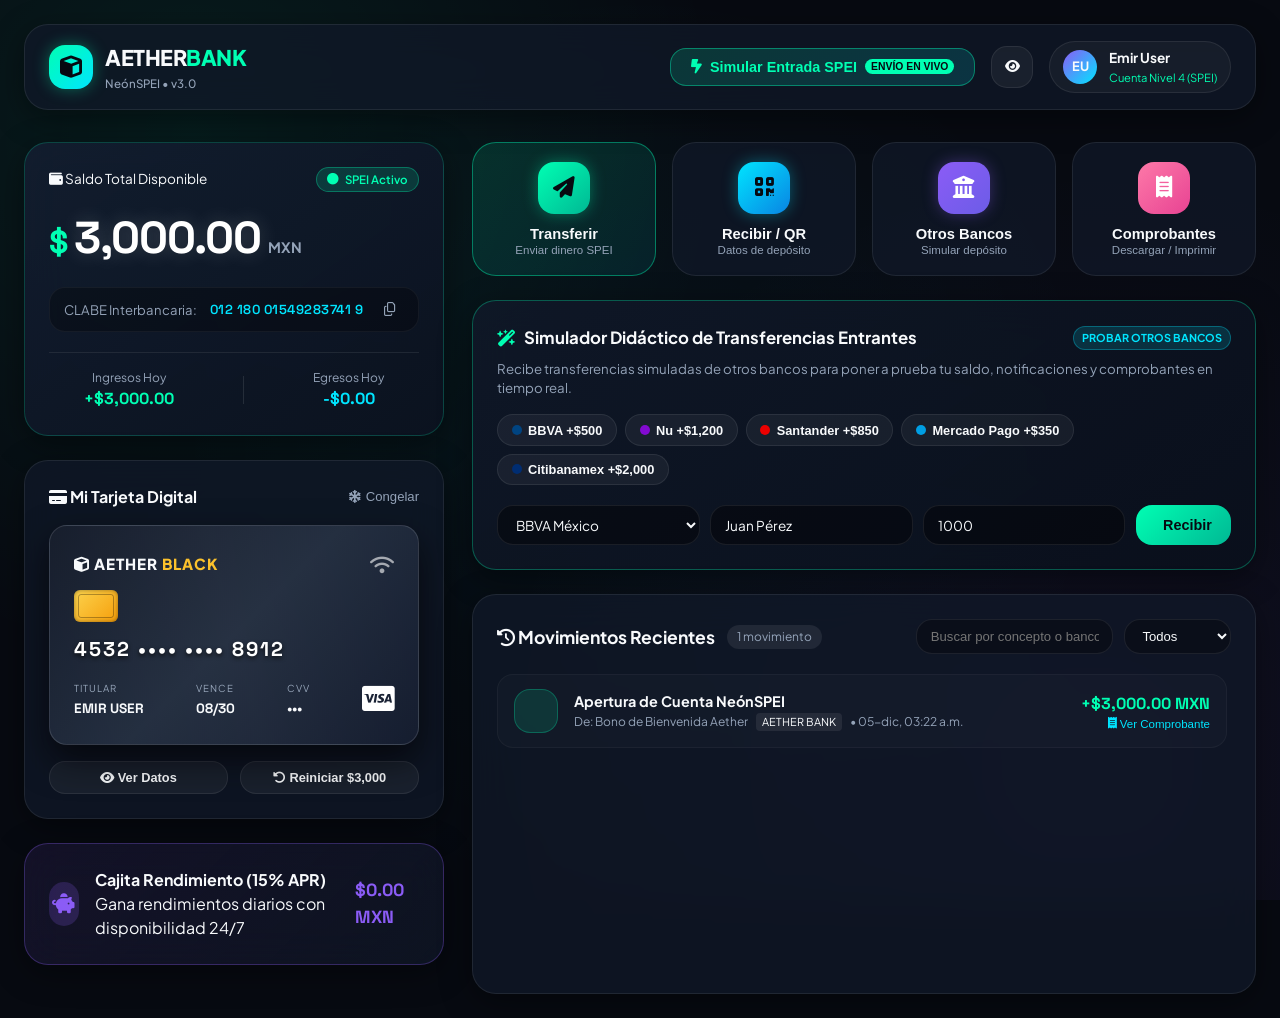
<file: proyecBanck/index.html>
<!DOCTYPE html>
<html lang="es">
<head>
    <meta charset="UTF-8">
    <meta name="viewport" content="width=device-width, initial-scale=1.0">
    <title>Aether Bank | Banca Digital de Alta Precision</title>
    <!-- Google Fonts -->
    <link rel="preconnect" href="https://fonts.googleapis.com">
    <link rel="preconnect" href="https://fonts.gstatic.com" crossorigin>
    <link href="https://fonts.googleapis.com/css2?family=Plus+Jakarta+Sans:wght@300;400;500;600;700;800&family=Space+Grotesk:wght@400;500;600;700&display=swap" rel="stylesheet">
    <!-- FontAwesome Icons -->
    <link rel="stylesheet" href="https://cdnjs.cloudflare.com/ajax/libs/font-awesome/6.4.0/css/all.min.css">
    <!-- Main CSS -->
    <link rel="stylesheet" href="css/styles.css">
</head>
<body class="dark-theme">
    <div class="app-container">

        <!-- HEADER / NAVIGATION -->
        <header class="app-header">
            <div class="header-left">
                <div class="brand-logo">
                    <div class="logo-icon">
                        <i class="fa-solid fa-cube"></i>
                    </div>
                    <div class="logo-text">
                        <span class="brand-name">AETHER<span class="brand-highlight">BANK</span></span>
                        <span class="brand-tag">NeónSPEI • v3.0</span>
                    </div>
                </div>
            </div>

            <div class="header-right">
                <!-- Direct Simulator Trigger Button -->
                <button class="btn btn-sim-incoming" id="openSimTrigger">
                    <i class="fa-solid fa-bolt-lightning"></i>
                    <span>Simular Entrada SPEI</span>
                    <span class="badge-live">ENVÍO EN VIVO</span>
                </button>

                <button class="btn-icon" id="toggleBalancePrivacy" title="Ocultar/Mostrar Saldo">
                    <i class="fa-solid fa-eye" id="eyeIcon"></i>
                </button>

                <div class="user-pill">
                    <div class="avatar">
                        <span>EU</span>
                    </div>
                    <div class="user-info">
                        <span class="user-name">Emir User</span>
                        <span class="account-type">Cuenta Nivel 4 (SPEI)</span>
                    </div>
                </div>
            </div>
        </header>

        <!-- MAIN DASHBOARD CONTENT -->
        <main class="dashboard-grid">

            <!-- LEFT COLUMN: CARDS & BALANCE -->
            <section class="dash-column left-col">
                
                <!-- SALDO TOTAL CARD -->
                <div class="glass-card balance-card">
                    <div class="card-header-sm">
                        <span class="text-muted"><i class="fa-solid fa-wallet me-2"></i> Saldo Total Disponible</span>
                        <span class="badge-status online"><i class="fa-solid fa-circle"></i> SPEI Activo</span>
                    </div>
                    
                    <div class="balance-display">
                        <span class="currency-symbol">$</span>
                        <span class="balance-amount" id="mainBalance">3,000.00</span>
                        <span class="currency-code">MXN</span>
                    </div>

                    <div class="clabe-snippet">
                        <span class="clabe-label">CLABE Interbancaria:</span>
                        <code id="displayClabe">012 180 01549283741 9</code>
                        <button class="btn-copy" id="btnCopyClabe" title="Copiar CLABE">
                            <i class="fa-regular fa-copy"></i>
                        </button>
                    </div>

                    <div class="balance-footer">
                        <div class="stat-item">
                            <span class="stat-title">Ingresos Hoy</span>
                            <span class="stat-value text-emerald" id="todayIncome">+$0.00</span>
                        </div>
                        <div class="stat-divider"></div>
                        <div class="stat-item">
                            <span class="stat-title">Egresos Hoy</span>
                            <span class="stat-value text-cyan" id="todayExpenses">-$0.00</span>
                        </div>
                    </div>
                </div>

                <!-- 3D INTERACTIVE BANK CARD -->
                <div class="glass-card card-hub">
                    <div class="card-hub-header">
                        <h3><i class="fa-solid fa-credit-card me-2"></i> Mi Tarjeta Digital</h3>
                        <button class="btn-text" id="toggleFreezeCard">
                            <i class="fa-solid fa-snowflake" id="freezeIcon"></i>
                            <span id="freezeText">Congelar</span>
                        </button>
                    </div>

                    <!-- Visual Credit Card -->
                    <div class="physical-card" id="virtualCard">
                        <div class="card-background-glow"></div>
                        <div class="card-top">
                            <div class="card-brand">
                                <i class="fa-solid fa-cube"></i> AETHER <span class="gold">BLACK</span>
                            </div>
                            <div class="contactless-icon">
                                <i class="fa-solid fa-wifi"></i>
                            </div>
                        </div>

                        <div class="card-chip">
                            <div class="chip-lines"></div>
                        </div>

                        <div class="card-number" id="cardNumDisplay">
                            4532 •••• •••• 8912
                        </div>

                        <div class="card-bottom">
                            <div class="card-holder">
                                <span class="card-label">TITULAR</span>
                                <span class="holder-name">EMIR USER</span>
                            </div>
                            <div class="card-exp">
                                <span class="card-label">VENCE</span>
                                <span class="exp-date">08/30</span>
                            </div>
                            <div class="card-cvv">
                                <span class="card-label">CVV</span>
                                <span class="cvv-num" id="cvvDisplay">•••</span>
                            </div>
                            <div class="card-network">
                                <i class="fa-brands fa-cc-visa"></i>
                            </div>
                        </div>
                    </div>

                    <div class="card-actions">
                        <button class="btn-card-opt" id="btnShowCardData">
                            <i class="fa-solid fa-eye"></i> Ver Datos
                        </button>
                        <button class="btn-card-opt" id="btnResetAccount" title="Restablecer Saldo Didáctico a $3,000">
                            <i class="fa-solid fa-rotate-left"></i> Reiniciar $3,000
                        </button>
                    </div>
                </div>

                <!-- QUICK VAULT / CAJITA -->
                <div class="glass-card vault-card">
                    <div class="vault-info">
                        <div class="vault-icon"><i class="fa-solid fa-piggy-bank"></i></div>
                        <div>
                            <h4>Cajita Rendimiento (15% APR)</h4>
                            <p class="text-muted text-sm">Gana rendimientos diarios con disponibilidad 24/7</p>
                        </div>
                    </div>
                    <div class="vault-amount">$0.00 MXN</div>
                </div>

            </section>

            <!-- RIGHT COLUMN: ACTIONS, QUICK SIMULATOR & HISTORIAL -->
            <section class="dash-column right-col">

                <!-- QUICK ACTION BUTTONS -->
                <div class="action-grid">
                    <button class="action-btn primary-action" id="btnOpenSendModal">
                        <div class="action-icon btn-gradient-send">
                            <i class="fa-solid fa-paper-plane"></i>
                        </div>
                        <span class="action-title">Transferir</span>
                        <span class="action-sub">Enviar dinero SPEI</span>
                    </button>

                    <button class="action-btn" id="btnOpenReceiveModal">
                        <div class="action-icon btn-gradient-receive">
                            <i class="fa-solid fa-qrcode"></i>
                        </div>
                        <span class="action-title">Recibir / QR</span>
                        <span class="action-sub">Datos de depósito</span>
                    </button>

                    <button class="action-btn" id="btnOpenSimDrawer">
                        <div class="action-icon btn-gradient-sim">
                            <i class="fa-solid fa-building-columns"></i>
                        </div>
                        <span class="action-title">Otros Bancos</span>
                        <span class="action-sub">Simular depósito</span>
                    </button>

                    <button class="action-btn" id="btnOpenReceiptsArchive">
                        <div class="action-icon btn-gradient-docs">
                            <i class="fa-solid fa-receipt"></i>
                        </div>
                        <span class="action-title">Comprobantes</span>
                        <span class="action-sub">Descargar / Imprimir</span>
                    </button>
                </div>

                <!-- LIVE SPEI SIMULATOR CARD (DIDACTICO DE OTROS BANCOS) -->
                <div class="glass-card sim-card" id="simCardPanel">
                    <div class="sim-header">
                        <div class="sim-title">
                            <i class="fa-solid fa-wand-magic-sparkles text-emerald"></i>
                            <span>Simulador Didáctico de Transferencias Entrantes</span>
                        </div>
                        <span class="badge-info">PROBAR OTROS BANCOS</span>
                    </div>
                    <p class="sim-desc">
                        Recibe transferencias simuladas de otros bancos para poner a prueba tu saldo, notificaciones y comprobantes en tiempo real.
                    </p>

                    <div class="quick-bank-chips">
                        <button class="chip-bank" data-bank="BBVA" data-name="Carlos Ramírez" data-amount="500">
                            <span class="bank-dot bbva"></span> BBVA +$500
                        </button>
                        <button class="chip-bank" data-bank="Nu Bank" data-name="María Fernanda" data-amount="1200">
                            <span class="bank-dot nu"></span> Nu +$1,200
                        </button>
                        <button class="chip-bank" data-bank="Santander" data-name="Alejandro Gomez" data-amount="850">
                            <span class="bank-dot santander"></span> Santander +$850
                        </button>
                        <button class="chip-bank" data-bank="Mercado Pago" data-name="Tienda Digital" data-amount="350">
                            <span class="bank-dot mp"></span> Mercado Pago +$350
                        </button>
                        <button class="chip-bank" data-bank="Citibanamex" data-name="Roberto Silva" data-amount="2000">
                            <span class="bank-dot banamex"></span> Citibanamex +$2,000
                        </button>
                    </div>

                    <!-- Custom Simulation Form -->
                    <form id="customSimForm" class="custom-sim-row">
                        <select id="simBankSelect" required>
                            <option value="BBVA">BBVA México</option>
                            <option value="Nu Bank">Nu México</option>
                            <option value="Santander">Santander</option>
                            <option value="Mercado Pago">Mercado Pago STIC</option>
                            <option value="Banorte">Banorte / Ixe</option>
                            <option value="Citibanamex">Citibanamex</option>
                            <option value="HSBC">HSBC México</option>
                            <option value="Banco Azteca">Banco Azteca</option>
                            <option value="Scotiabank">Scotiabank</option>
                        </select>
                        <input type="text" id="simSenderInput" placeholder="Nombre Emisor" value="Juan Pérez" required>
                        <input type="number" id="simAmountInput" placeholder="Monto $" value="1000" min="1" step="0.01" required>
                        <button type="submit" class="btn btn-sim-submit">
                            <i class="fa-solid fa-arrow-down-left"></i> Recibir
                        </button>
                    </form>
                </div>

                <!-- TRANSACTION HISTORY -->
                <div class="glass-card history-card">
                    <div class="history-header">
                        <div class="history-title-group">
                            <h3><i class="fa-solid fa-clock-rotate-left me-2"></i> Movimientos Recientes</h3>
                            <span class="badge-count" id="txCount">0 movimientos</span>
                        </div>
                        <div class="history-controls">
                            <input type="text" id="searchTx" placeholder="Buscar por concepto o banco..." class="input-search">
                            <select id="filterTxType" class="select-filter">
                                <option value="all">Todos</option>
                                <option value="received">Recibidos</option>
                                <option value="sent">Enviados</option>
                            </select>
                        </div>
                    </div>

                    <div class="tx-list-container" id="txListContainer">
                        <!-- Dynamic transaction items injected via JS -->
                    </div>
                </div>

            </section>
        </main>
    </div>

    <!-- ==================== MODALS ==================== -->

    <!-- 1. SEND TRANSFER MODAL -->
    <div class="modal-overlay" id="modalSendTransfer">
        <div class="modal-box modal-lg">
            <div class="modal-header">
                <div class="modal-title-group">
                    <div class="modal-icon-badge send-theme">
                        <i class="fa-solid fa-paper-plane"></i>
                    </div>
                    <div>
                        <h2>Realizar Transferencia SPEI</h2>
                        <p class="modal-subtitle">Envía dinero de forma inmediata 24/7 sin comisión</p>
                    </div>
                </div>
                <button class="btn-close-modal" class="closeModalBtn" data-target="modalSendTransfer">&times;</button>
            </div>

            <div class="modal-body">
                <!-- STEP 1: BANK & RECIPIENT -->
                <div class="transfer-step step-active" id="sendStep1">
                    <label class="form-label">1. Selecciona el Banco Destino:</label>
                    <div class="bank-grid" id="bankPickerGrid">
                        <!-- Injected via JS -->
                    </div>

                    <div class="form-group mt-3">
                        <label for="recipientClabe">CLABE / Tarjeta / Teléfono (18, 16 o 10 dígitos):</label>
                        <div class="input-with-icon">
                            <i class="fa-solid fa-hashtag"></i>
                            <input type="text" id="recipientClabe" placeholder="Ej. 012 180 01549283741 9" maxlength="20" required>
                        </div>
                    </div>

                    <div class="form-group">
                        <label for="recipientName">Nombre Completo del Beneficiario:</label>
                        <div class="input-with-icon">
                            <i class="fa-solid fa-user"></i>
                            <input type="text" id="recipientName" placeholder="Ej. Laura Martínez Gómez" required>
                        </div>
                    </div>

                    <div class="modal-footer">
                        <button class="btn btn-secondary closeModalBtn" data-target="modalSendTransfer">Cancelar</button>
                        <button class="btn btn-primary" id="btnNextStep2">Continuar a Monto <i class="fa-solid fa-arrow-right"></i></button>
                    </div>
                </div>

                <!-- STEP 2: AMOUNT & CONCEPT -->
                <div class="transfer-step" id="sendStep2">
                    <div class="current-balance-reminder">
                        <span>Saldo disponible: <strong id="step2AvailableBalance">$3,000.00 MXN</strong></span>
                    </div>

                    <div class="amount-input-box">
                        <label class="amount-label">Monto a Enviar ($ MXN):</label>
                        <div class="amount-field-wrapper">
                            <span class="dollar-sign">$</span>
                            <input type="number" id="sendAmountInput" placeholder="0.00" min="1" step="0.01" required>
                        </div>

                        <div class="quick-amounts">
                            <button type="button" class="btn-quick-amount" data-val="100">+$100</button>
                            <button type="button" class="btn-quick-amount" data-val="500">+$500</button>
                            <button type="button" class="btn-quick-amount" data-val="1000">+$1,000</button>
                            <button type="button" class="btn-quick-amount" data-val="3000">Todo ($3,000)</button>
                        </div>
                    </div>

                    <div class="form-group mt-3">
                        <label for="sendConceptInput">Concepto de Pago (Aparece en el comprobante):</label>
                        <div class="input-with-icon">
                            <i class="fa-solid fa-pen-to-square"></i>
                            <input type="text" id="sendConceptInput" placeholder="Ej. Pago de colegiatura, Renta, Cena" value="Transferencia SPEI" required>
                        </div>
                    </div>

                    <div class="form-group">
                        <label for="sendRefInput">Número de Referencia (7 dígitos):</label>
                        <div class="input-with-icon">
                            <i class="fa-solid fa-barcode"></i>
                            <input type="text" id="sendRefInput" placeholder="1234567" maxlength="7" value="1234567">
                        </div>
                    </div>

                    <div class="modal-footer">
                        <button class="btn btn-secondary" id="btnBackStep1"><i class="fa-solid fa-arrow-left"></i> Regresar</button>
                        <button class="btn btn-primary btn-emerald" id="btnNextStep3">Verificar y Autorizar <i class="fa-solid fa-lock"></i></button>
                    </div>
                </div>

                <!-- STEP 3: SECURITY AUTHENTICATION (DIDACTIC PIN / BIOMETRIC) -->
                <div class="transfer-step" id="sendStep3">
                    <div class="auth-box">
                        <div class="auth-icon-pulse">
                            <i class="fa-solid fa-fingerprint"></i>
                        </div>
                        <h3>Autorización de Seguridad SPEI</h3>
                        <p class="text-muted text-center">Introduce tu NIP de 4 dígitos o presiona el sensor biométrico para confirmar la transferencia.</p>

                        <div class="summary-card">
                            <div class="summary-row">
                                <span>Destino:</span>
                                <strong id="summaryBank">BBVA</strong>
                            </div>
                            <div class="summary-row">
                                <span>Beneficiario:</span>
                                <strong id="summaryName">Laura Martínez</strong>
                            </div>
                            <div class="summary-row highlight-row">
                                <span>Monto total:</span>
                                <strong id="summaryAmount" class="text-emerald">$500.00 MXN</strong>
                            </div>
                        </div>

                        <!-- PIN keypad -->
                        <div class="pin-display" id="pinDisplay">
                            <span class="pin-dot"></span>
                            <span class="pin-dot"></span>
                            <span class="pin-dot"></span>
                            <span class="pin-dot"></span>
                        </div>

                        <div class="pin-keypad">
                            <button class="key-btn" data-key="1">1</button>
                            <button class="key-btn" data-key="2">2</button>
                            <button class="key-btn" data-key="3">3</button>
                            <button class="key-btn" data-key="4">4</button>
                            <button class="key-btn" data-key="5">5</button>
                            <button class="key-btn" data-key="6">6</button>
                            <button class="key-btn" data-key="7">7</button>
                            <button class="key-btn" data-key="8">8</button>
                            <button class="key-btn" data-key="9">9</button>
                            <button class="key-btn key-clear" id="btnPinClear"><i class="fa-solid fa-delete-left"></i></button>
                            <button class="key-btn" data-key="0">0</button>
                            <button class="key-btn key-confirm" id="btnAutoBioAuth" title="Autorizar con Huella"><i class="fa-solid fa-fingerprint"></i></button>
                        </div>
                    </div>

                    <div class="modal-footer">
                        <button class="btn btn-secondary" id="btnBackStep2">Modificar Datos</button>
                        <button class="btn btn-success" id="btnExecuteTransfer">
                            <i class="fa-solid fa-check"></i> Transferir Ahora
                        </button>
                    </div>
                </div>

            </div>
        </div>
    </div>

    <!-- 2. RECEIVE MONEY & QR MODAL -->
    <div class="modal-overlay" id="modalReceiveMoney">
        <div class="modal-box modal-md">
            <div class="modal-header">
                <div class="modal-title-group">
                    <div class="modal-icon-badge receive-theme">
                        <i class="fa-solid fa-qrcode"></i>
                    </div>
                    <div>
                        <h2>Datos para Recibir Transferencia</h2>
                        <p class="modal-subtitle">Proporciona estos datos a cualquier persona o banco</p>
                    </div>
                </div>
                <button class="btn-close-modal closeModalBtn" data-target="modalReceiveMoney">&times;</button>
            </div>

            <div class="modal-body text-center">
                <!-- QR Visual -->
                <div class="qr-container">
                    <div class="qr-box" id="qrCodeWrapper">
                        <!-- Dynamic SVG QR Code generated in JS -->
                    </div>
                    <span class="qr-tag">AETHER SPEI DIRECT QR</span>
                </div>

                <div class="account-details-card">
                    <div class="detail-row">
                        <span class="label">Banco Destino:</span>
                        <strong class="val"><i class="fa-solid fa-building-columns me-1"></i> AETHER BANK (STP / SPEI)</strong>
                    </div>
                    <div class="detail-row">
                        <span class="label">Titular:</span>
                        <strong class="val">EMIR USER</strong>
                    </div>
                    <div class="detail-row highlight">
                        <span class="label">CLABE Interbancaria (18 dígitos):</span>
                        <div class="clabe-copy-box">
                            <code id="modalClabeVal">012 180 01549283741 9</code>
                            <button class="btn-copy-lg" id="btnCopyClabeModal">
                                <i class="fa-solid fa-copy"></i> Copiar
                            </button>
                        </div>
                    </div>
                    <div class="detail-row">
                        <span class="label">Número de Cuenta / Tarjeta:</span>
                        <strong class="val">4532 8910 2345 8912</strong>
                    </div>
                </div>

                <div class="sim-prompt-box">
                    <p><i class="fa-solid fa-circle-info text-cyan"></i> ¿Quieres probar la recepción ahora mismo?</p>
                    <button class="btn btn-secondary btn-sm" id="btnTriggerSimFromModal">
                        <i class="fa-solid fa-play"></i> Simular Transferencia Entrante
                    </button>
                </div>
            </div>

            <div class="modal-footer justify-content-center">
                <button class="btn btn-primary closeModalBtn" data-target="modalReceiveMoney">Listo</button>
            </div>
        </div>
    </div>

    <!-- 3. REALISTIC SPEI / CEP RECEIPT MODAL (IMPRIMIBLE Y DIDÁCTICO) -->
    <div class="modal-overlay" id="modalReceipt">
        <div class="modal-box modal-receipt-box">
            
            <div class="receipt-top-actions no-print">
                <span class="receipt-badge"><i class="fa-solid fa-shield-halved"></i> COMPROBANTE OFICIAL SPEI BANXICO</span>
                <div class="action-buttons">
                    <button class="btn btn-print-receipt" id="btnPrintReceipt">
                        <i class="fa-solid fa-print"></i> Imprimir Comprobante
                    </button>

                    <button class="btn btn-share-receipt" id="btnShareReceipt">
                        <i class="fa-solid fa-download"></i> Guardar / Compartir
                    </button>

                    <button class="btn-close-modal closeModalBtn" data-target="modalReceipt">&times;</button>
                </div>
            </div>

            <!-- PRINTABLE RECEIPT CONTENT AREA -->
            <div class="printable-receipt-document" id="printableReceiptArea">
                
                <!-- RECEIPT HEADER BANNER -->
                <div class="receipt-header-banner">
                    <div class="r-brand">
                        <i class="fa-solid fa-cube"></i>
                        <div>
                            <div class="r-bank-name">AETHER BANK S.A.</div>
                            <div class="r-sub">INSTITUCIÓN DE BANCA MÚLTIPLE</div>
                        </div>
                    </div>
                    <div class="r-spei-logo">
                        <div class="spei-pill">SPEI</div>
                        <span>Comprobante Electrónico de Pago</span>
                    </div>
                </div>

                <div class="receipt-status-bar">
                    <div class="r-status-icon">
                        <i class="fa-solid fa-circle-check"></i>
                    </div>
                    <div class="r-status-info">
                        <span class="r-status-title">OPERACIÓN LIQUIDADA Y EXITOSA</span>
                        <span class="r-status-sub">El pago fue procesado correctamente por el Sistema de Pagos Electrónicos Interbancarios (SPEI®).</span>
                    </div>
                </div>

                <!-- AMOUNT BIG HERO -->
                <div class="receipt-amount-hero">
                    <span class="r-amount-label">Monto de la Transferencia</span>
                    <div class="r-amount-val" id="rcptAmount">$500.00 <span class="r-curr">MXN</span></div>
                </div>

                <!-- METADATA GRID -->
                <div class="receipt-grid">
                    <div class="receipt-block">
                        <div class="r-block-title"><i class="fa-solid fa-user-arrow-up"></i> CUENTA ORDENANTE (EMISOR)</div>
                        <div class="r-row">
                            <span class="rk">Nombre:</span>
                            <strong class="rv" id="rcptSenderName">EMIR USER</strong>
                        </div>
                        <div class="r-row">
                            <span class="rk">Banco Origen:</span>
                            <strong class="rv" id="rcptSenderBank">AETHER BANK (STP)</strong>
                        </div>
                        <div class="r-row">
                            <span class="rk">CLABE / Cuenta:</span>
                            <span class="rv" id="rcptSenderClabe">012 180 01549283741 9</span>
                        </div>
                    </div>

                    <div class="receipt-block">
                        <div class="r-block-title"><i class="fa-solid fa-user-arrow-down"></i> CUENTA BENEFICIARIA (RECEPTOR)</div>
                        <div class="r-row">
                            <span class="rk">Nombre:</span>
                            <strong class="rv" id="rcptReceiverName">LAURA MARTÍNEZ</strong>
                        </div>
                        <div class="r-row">
                            <span class="rk">Banco Destino:</span>
                            <strong class="rv" id="rcptReceiverBank">BBVA MÉXICO</strong>
                        </div>
                        <div class="r-row">
                            <span class="rk">CLABE / Cuenta:</span>
                            <span class="rv" id="rcptReceiverClabe">012 180 00123456789 0</span>
                        </div>
                    </div>
                </div>

                <!-- TRANSACTION DETAILS -->
                <div class="receipt-details-list">
                    <div class="r-det-item">
                        <span class="rk">Clave de Rastreo SPEI:</span>
                        <strong class="rv highlight-tracking" id="rcptTrackingKey">2026082640014SPEI0000849201</strong>
                    </div>
                    <div class="r-det-item">
                        <span class="rk">Fecha y Hora de Operación:</span>
                        <span class="rv" id="rcptDateTime">26 de Agosto de 2026, 19:30:15 hrs</span>
                    </div>
                    <div class="r-det-item">
                        <span class="rk">Concepto de Pago:</span>
                        <span class="rv" id="rcptConcept">Pago de servicios</span>
                    </div>
                    <div class="r-det-item">
                        <span class="rk">Número de Referencia:</span>
                        <span class="rv" id="rcptRef">1234567</span>
                    </div>
                    <div class="r-det-item">
                        <span class="rk">Comisión SPEI:</span>
                        <span class="rv text-emerald">$0.00 MXN (Sin Comisión)</span>
                    </div>
                    <div class="r-det-item">
                        <span class="rk">IVA de la Comisión:</span>
                        <span class="rv">$0.00 MXN</span>
                    </div>
                </div>

                <!-- DIGITAL SEAL & QR VALIDATION -->
                <div class="receipt-seal-section">
                    <div class="seal-qr-wrapper" id="receiptQrValidation">
                        <!-- Dynamic QR code for validation -->
                    </div>
                    <div class="seal-text-wrapper">
                        <div class="seal-title">SELLO DIGITAL DE AUTENTICIDAD BANXICO / AETHER</div>
                        <div class="seal-code" id="rcptDigitalSeal">
                            ||012|STP|20260826|2026082640014SPEI0000849201|500.00|012180015492837419|AETHER|bbva|012180001234567890||4f8e9a1c2b3d4e5f6a7b8c9d0e1f2a3b4c5d6e7f8a9b0
                        </div>
                        <div class="seal-disclaimer">
                            Este documento es una representación gráfica oficial de un pago realizado a través del SPEI®. Conserva este comprobante para aclarar cualquier aclaración futura.
                        </div>
                    </div>
                </div>

                <!-- FOOTER WATERMARK -->
                <div class="receipt-footer">
                    <span>Aether Bank México S.A. • RFC: AET260826K91 • Línea de Atención 800-AETHER-00</span>
                </div>

            </div>
        </div>
    </div>

    <!-- TOAST NOTIFICATIONS CONTAINER -->
    <div id="toastContainer" class="toast-container"></div>

    <!-- CONFETTI CANVAS -->
    <canvas id="confettiCanvas" class="confetti-canvas"></canvas>

    <!-- JS Scripts -->
    <script src="js/app.js"></script>
    <script src="js/transfers.js"></script>
    <script src="js/receipt.js"></script>
</body>
</html>
</file>
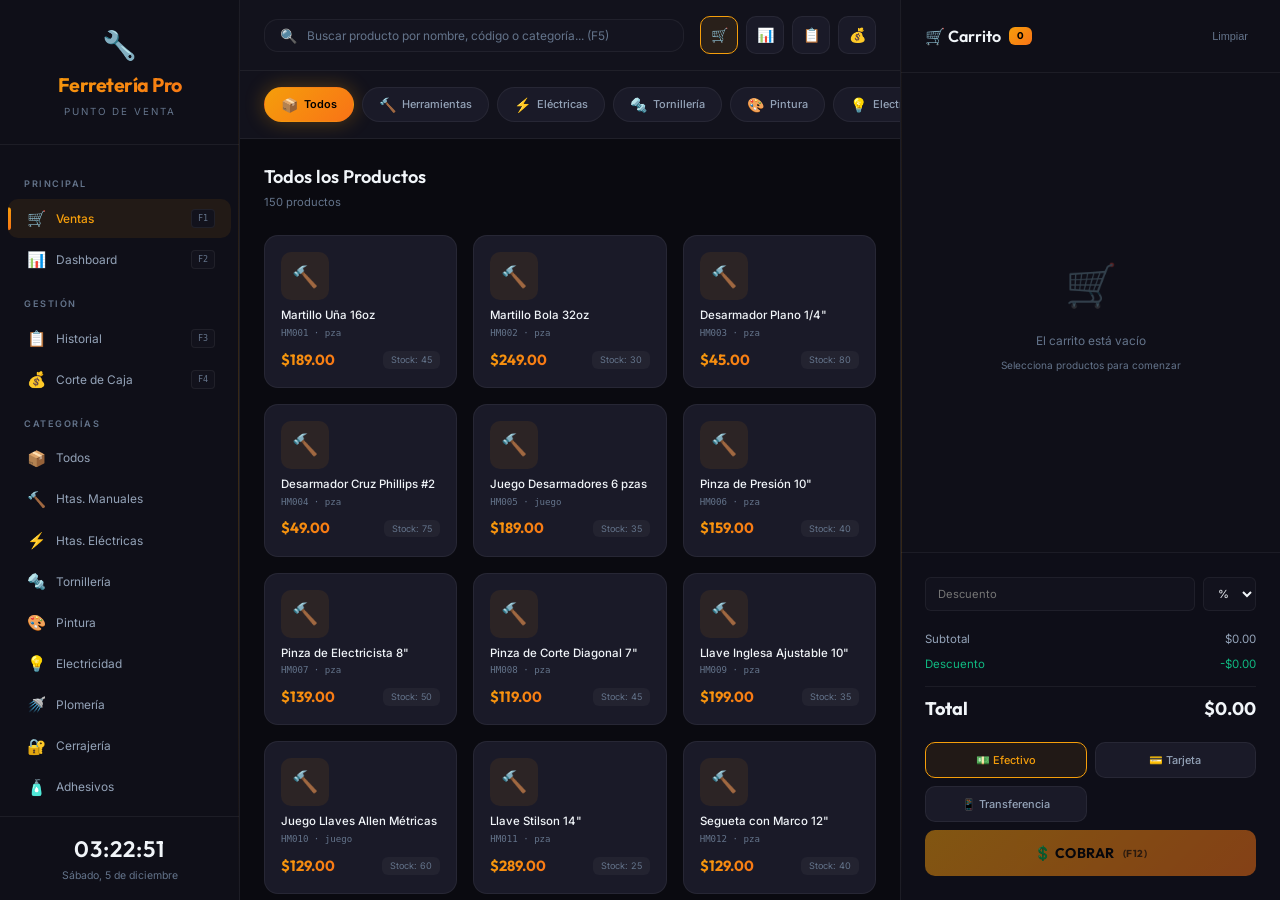
<file: punto de venta/index.html>
<!DOCTYPE html>
<html lang="es">
<head>
    <meta charset="UTF-8">
    <meta name="viewport" content="width=device-width, initial-scale=1.0">
    <meta name="description" content="Punto de Venta profesional para ferretería. Gestión de ventas, inventario, reportes y más.">
    <title>🔧 Ferretería Pro - Punto de Venta</title>
    <link rel="stylesheet" href="css/styles.css">
</head>
<body>
    <div class="app-container">

        <!-- ═══════════════════════════════════ -->
        <!-- SIDEBAR DE NAVEGACIÓN -->
        <!-- ═══════════════════════════════════ -->
        <aside class="sidebar">
            <div class="sidebar-logo">
                <span class="logo-icon">🔧</span>
                <h1>Ferretería Pro</h1>
                <span class="logo-subtitle">Punto de Venta</span>
            </div>

            <nav class="sidebar-nav">
                <div class="nav-section-title">Principal</div>
                
                <div class="nav-item active" data-view="ventas" onclick="switchView('ventas')">
                    <span class="nav-icon">🛒</span>
                    <span class="nav-text">Ventas</span>
                    <span class="kbd">F1</span>
                </div>
                
                <div class="nav-item" data-view="dashboard" onclick="switchView('dashboard')">
                    <span class="nav-icon">📊</span>
                    <span class="nav-text">Dashboard</span>
                    <span class="kbd">F2</span>
                </div>

                <div class="nav-section-title">Gestión</div>
                
                <div class="nav-item" data-view="historial" onclick="switchView('historial')">
                    <span class="nav-icon">📋</span>
                    <span class="nav-text">Historial</span>
                    <span class="nav-badge" id="salesBadge" style="display:none;">0</span>
                    <span class="kbd">F3</span>
                </div>
                
                <div class="nav-item" data-view="corte" onclick="switchView('corte')">
                    <span class="nav-icon">💰</span>
                    <span class="nav-text">Corte de Caja</span>
                    <span class="kbd">F4</span>
                </div>

                <div class="nav-section-title">Categorías</div>

                <div class="nav-item" onclick="filterByCategory('all'); switchView('ventas');">
                    <span class="nav-icon">📦</span>
                    <span class="nav-text">Todos</span>
                </div>

                <div class="nav-item" onclick="filterByCategory('herramientas-manuales'); switchView('ventas');">
                    <span class="nav-icon">🔨</span>
                    <span class="nav-text">Htas. Manuales</span>
                </div>

                <div class="nav-item" onclick="filterByCategory('herramientas-electricas'); switchView('ventas');">
                    <span class="nav-icon">⚡</span>
                    <span class="nav-text">Htas. Eléctricas</span>
                </div>

                <div class="nav-item" onclick="filterByCategory('tornilleria'); switchView('ventas');">
                    <span class="nav-icon">🔩</span>
                    <span class="nav-text">Tornillería</span>
                </div>

                <div class="nav-item" onclick="filterByCategory('pintura'); switchView('ventas');">
                    <span class="nav-icon">🎨</span>
                    <span class="nav-text">Pintura</span>
                </div>

                <div class="nav-item" onclick="filterByCategory('electricidad'); switchView('ventas');">
                    <span class="nav-icon">💡</span>
                    <span class="nav-text">Electricidad</span>
                </div>

                <div class="nav-item" onclick="filterByCategory('plomeria'); switchView('ventas');">
                    <span class="nav-icon">🚿</span>
                    <span class="nav-text">Plomería</span>
                </div>

                <div class="nav-item" onclick="filterByCategory('cerrajeria'); switchView('ventas');">
                    <span class="nav-icon">🔐</span>
                    <span class="nav-text">Cerrajería</span>
                </div>

                <div class="nav-item" onclick="filterByCategory('adhesivos'); switchView('ventas');">
                    <span class="nav-icon">🧴</span>
                    <span class="nav-text">Adhesivos</span>
                </div>

                <div class="nav-item" onclick="filterByCategory('jardineria'); switchView('ventas');">
                    <span class="nav-icon">🌿</span>
                    <span class="nav-text">Jardinería</span>
                </div>

                <div class="nav-item" onclick="filterByCategory('construccion'); switchView('ventas');">
                    <span class="nav-icon">🧱</span>
                    <span class="nav-text">Construcción</span>
                </div>

                <div class="nav-item" onclick="filterByCategory('seguridad'); switchView('ventas');">
                    <span class="nav-icon">🦺</span>
                    <span class="nav-text">Seguridad</span>
                </div>

                <div class="nav-item" onclick="filterByCategory('iluminacion'); switchView('ventas');">
                    <span class="nav-icon">💡</span>
                    <span class="nav-text">Iluminación</span>
                </div>
            </nav>

            <div class="sidebar-footer">
                <div class="clock-display" id="clock">00:00:00</div>
                <div class="date-display" id="dateDisplay">Cargando...</div>
            </div>
        </aside>

        <!-- ═══════════════════════════════════ -->
        <!-- CONTENIDO PRINCIPAL -->
        <!-- ═══════════════════════════════════ -->
        <main class="main-content">

            <!-- Top Bar -->
            <header class="top-bar">
                <div class="search-container">
                    <span class="search-icon">🔍</span>
                    <input type="text" id="searchInput" 
                           placeholder="Buscar producto por nombre, código o categoría... (F5)" 
                           autocomplete="off">
                </div>
                <div class="top-bar-actions">
                    <button class="top-bar-btn active-view" onclick="switchView('ventas')" title="Ventas (F1)">🛒</button>
                    <button class="top-bar-btn" onclick="switchView('dashboard')" title="Dashboard (F2)">📊</button>
                    <button class="top-bar-btn" onclick="switchView('historial')" title="Historial (F3)">📋</button>
                    <button class="top-bar-btn" onclick="switchView('corte')" title="Corte de Caja (F4)">💰</button>
                </div>
            </header>

            <!-- Category Pills -->
            <div class="categories-bar">
                <div class="category-pill active" data-category="all" onclick="filterByCategory('all')">
                    <span class="pill-icon">📦</span> Todos
                </div>
                <div class="category-pill" data-category="herramientas-manuales" onclick="filterByCategory('herramientas-manuales')">
                    <span class="pill-icon">🔨</span> Herramientas
                </div>
                <div class="category-pill" data-category="herramientas-electricas" onclick="filterByCategory('herramientas-electricas')">
                    <span class="pill-icon">⚡</span> Eléctricas
                </div>
                <div class="category-pill" data-category="tornilleria" onclick="filterByCategory('tornilleria')">
                    <span class="pill-icon">🔩</span> Tornillería
                </div>
                <div class="category-pill" data-category="pintura" onclick="filterByCategory('pintura')">
                    <span class="pill-icon">🎨</span> Pintura
                </div>
                <div class="category-pill" data-category="electricidad" onclick="filterByCategory('electricidad')">
                    <span class="pill-icon">💡</span> Electricidad
                </div>
                <div class="category-pill" data-category="plomeria" onclick="filterByCategory('plomeria')">
                    <span class="pill-icon">🚿</span> Plomería
                </div>
                <div class="category-pill" data-category="cerrajeria" onclick="filterByCategory('cerrajeria')">
                    <span class="pill-icon">🔐</span> Cerrajería
                </div>
                <div class="category-pill" data-category="adhesivos" onclick="filterByCategory('adhesivos')">
                    <span class="pill-icon">🧴</span> Adhesivos
                </div>
                <div class="category-pill" data-category="jardineria" onclick="filterByCategory('jardineria')">
                    <span class="pill-icon">🌿</span> Jardinería
                </div>
                <div class="category-pill" data-category="construccion" onclick="filterByCategory('construccion')">
                    <span class="pill-icon">🧱</span> Construcción
                </div>
                <div class="category-pill" data-category="seguridad" onclick="filterByCategory('seguridad')">
                    <span class="pill-icon">🦺</span> Seguridad
                </div>
                <div class="category-pill" data-category="iluminacion" onclick="filterByCategory('iluminacion')">
                    <span class="pill-icon">💡</span> Iluminación
                </div>
            </div>

            <!-- ═══ Vista de Ventas ═══ -->
            <div class="content-area" id="salesView" style="display: flex;">
                <section class="products-section">
                    <div class="products-header">
                        <div>
                            <h2 id="productsHeaderText">Todos los Productos</h2>
                            <span class="product-count" id="productCount">150 productos</span>
                        </div>
                    </div>
                    <div class="products-grid" id="productsGrid">
                        <!-- Products rendered by JS -->
                    </div>
                </section>
            </div>

            <!-- ═══ Vista Dashboard ═══ -->
            <div class="view-container" id="dashboardView">
                <h1 class="view-title">📊 Dashboard de Ventas</h1>
                
                <div class="stats-grid">
                    <div class="stat-card">
                        <div class="stat-icon">💰</div>
                        <div class="stat-value" id="statTodayTotal">$0.00</div>
                        <div class="stat-label">Ventas de Hoy</div>
                    </div>
                    <div class="stat-card">
                        <div class="stat-icon">🧾</div>
                        <div class="stat-value" id="statTransactions">0</div>
                        <div class="stat-label">Transacciones</div>
                    </div>
                    <div class="stat-card">
                        <div class="stat-icon">📈</div>
                        <div class="stat-value" id="statAvgTicket">$0.00</div>
                        <div class="stat-label">Ticket Promedio</div>
                    </div>
                    <div class="stat-card">
                        <div class="stat-icon">📦</div>
                        <div class="stat-value" id="statItemsSold">0</div>
                        <div class="stat-label">Artículos Vendidos</div>
                    </div>
                </div>

                <div class="reports-grid">
                    <div class="report-card">
                        <h3>🏆 Productos Más Vendidos</h3>
                        <div class="chart-bar-container" id="topProductsChart">
                            <div class="empty-state" style="padding: 20px;">
                                <div class="empty-icon" style="font-size: 2rem;">📊</div>
                                <p>Sin datos aún</p>
                            </div>
                        </div>
                    </div>
                    <div class="report-card">
                        <h3>💳 Métodos de Pago</h3>
                        <div class="chart-bar-container" id="paymentMethodsChart">
                            <div class="empty-state" style="padding: 20px;">
                                <div class="empty-icon" style="font-size: 2rem;">💳</div>
                                <p>Sin datos aún</p>
                            </div>
                        </div>
                    </div>
                </div>
            </div>

            <!-- ═══ Vista Historial ═══ -->
            <div class="view-container" id="historyView">
                <h1 class="view-title">📋 Historial de Ventas</h1>
                
                <div class="sales-table-container">
                    <table class="sales-table">
                        <thead>
                            <tr>
                                <th>Ticket</th>
                                <th>Fecha / Hora</th>
                                <th>Artículos</th>
                                <th>Método</th>
                                <th>Total</th>
                                <th>Acción</th>
                            </tr>
                        </thead>
                        <tbody id="salesHistoryBody">
                            <tr>
                                <td colspan="6" style="text-align: center; padding: 40px; color: var(--text-muted);">
                                    <div class="empty-state">
                                        <div class="empty-icon">📋</div>
                                        <h3>Sin ventas registradas</h3>
                                        <p>Las ventas aparecerán aquí conforme se registren</p>
                                    </div>
                                </td>
                            </tr>
                        </tbody>
                    </table>
                </div>
            </div>

            <!-- ═══ Vista Corte de Caja ═══ -->
            <div class="view-container" id="cashCutView">
                <h1 class="view-title">💰 Corte de Caja</h1>
                
                <div class="cash-cut-summary">
                    <div class="cut-card highlight">
                        <div class="cut-value" id="cutTotalSales">$0.00</div>
                        <div class="cut-label">Total de Ventas del Día</div>
                    </div>
                    <div class="cut-card">
                        <div class="cut-value" id="cutTransactions">0</div>
                        <div class="cut-label">Transacciones</div>
                    </div>
                    <div class="cut-card">
                        <div class="cut-value" id="cutCash">$0.00</div>
                        <div class="cut-label">💵 Efectivo</div>
                    </div>
                    <div class="cut-card">
                        <div class="cut-value" id="cutCard">$0.00</div>
                        <div class="cut-label">💳 Tarjeta</div>
                    </div>
                    <div class="cut-card">
                        <div class="cut-value" id="cutTransfer">$0.00</div>
                        <div class="cut-label">📱 Transferencia</div>
                    </div>
                    <div class="cut-card">
                        <div class="cut-value" id="cutAvgTicket">$0.00</div>
                        <div class="cut-label">Ticket Promedio</div>
                    </div>
                    <div class="cut-card">
                        <div class="cut-value" id="cutItemsSold">0</div>
                        <div class="cut-label">Artículos Vendidos</div>
                    </div>
                </div>

                <div class="sales-table-container">
                    <table class="sales-table">
                        <thead>
                            <tr>
                                <th>Ticket</th>
                                <th>Hora</th>
                                <th>Método</th>
                                <th>Total</th>
                            </tr>
                        </thead>
                        <tbody id="cutSalesBody">
                            <tr><td colspan="4" style="text-align:center; padding:20px; color:var(--text-muted);">Sin ventas hoy</td></tr>
                        </tbody>
                    </table>
                </div>
            </div>

        </main>

        <!-- ═══════════════════════════════════ -->
        <!-- CARRITO LATERAL -->
        <!-- ═══════════════════════════════════ -->
        <aside class="cart-sidebar">
            <div class="cart-header">
                <h2>🛒 Carrito <span class="cart-count" id="cartCount">0</span></h2>
                <button class="cart-clear-btn" onclick="clearCart()">Limpiar</button>
            </div>

            <div class="cart-items" id="cartItems">
                <div class="cart-empty">
                    <div class="empty-icon">🛒</div>
                    <p>El carrito está vacío</p>
                    <p style="font-size: 0.72rem; margin-top: 8px; color: var(--text-muted);">
                        Selecciona productos para comenzar
                    </p>
                </div>
            </div>

            <div class="cart-footer">
                <!-- Descuento -->
                <div class="discount-input-row">
                    <input type="number" id="discountInput" placeholder="Descuento" min="0" step="1">
                    <select id="discountType">
                        <option value="percent">%</option>
                        <option value="fixed">$</option>
                    </select>
                </div>

                <!-- Resumen -->
                <div class="cart-summary">
                    <div class="cart-summary-row subtotal">
                        <span>Subtotal</span>
                        <span id="cartSubtotal">$0.00</span>
                    </div>
                    <div class="cart-summary-row discount">
                        <span>Descuento</span>
                        <span id="cartDiscount">-$0.00</span>
                    </div>
                    <div class="cart-summary-row total">
                        <span>Total</span>
                        <span id="cartTotal">$0.00</span>
                    </div>
                </div>

                <!-- Métodos de pago -->
                <div class="payment-methods">
                    <button class="payment-btn active" data-method="cash" onclick="selectPaymentMethod('cash')">
                        💵 Efectivo
                    </button>
                    <button class="payment-btn" data-method="card" onclick="selectPaymentMethod('card')">
                        💳 Tarjeta
                    </button>
                    <button class="payment-btn" data-method="transfer" onclick="selectPaymentMethod('transfer')">
                        📱 Transferencia
                    </button>
                </div>

                <!-- Botón de cobrar -->
                <button class="checkout-btn" id="checkoutBtn" onclick="processCheckout()" disabled>
                    💲 COBRAR <span style="font-size: 0.72rem; opacity: 0.7;">(F12)</span>
                </button>
            </div>
        </aside>
    </div>

    <!-- ═══════════════════════════════════ -->
    <!-- MODAL -->
    <!-- ═══════════════════════════════════ -->
    <div class="modal-overlay" id="modalOverlay">
        <div class="modal">
            <div class="modal-header">
                <h3 id="modalTitle">Modal</h3>
                <button class="modal-close" onclick="closeModal()">✕</button>
            </div>
            <div class="modal-body" id="modalBody">
                <!-- Dynamic content -->
            </div>
        </div>
    </div>

    <!-- Toast Container -->
    <div class="toast-container" id="toastContainer"></div>

    <!-- Scripts -->
    <script src="js/products.js"></script>
    <script src="js/cart.js"></script>
    <script src="js/sales.js"></script>
    <script src="js/reports.js"></script>
    <script src="js/app.js"></script>
</body>
</html>
</file>
<file: proyecBanck/css/styles.css>
/* ==========================================================================
   AETHER BANK | SYSTEM DESIGN STYLESHEET (CYBER-LUXURY & GLASSMORPHISM)
   ========================================================================== */

:root {
    --bg-dark: #070a11;
    --bg-surface: #0e1526;
    --bg-card: rgba(16, 24, 40, 0.75);
    --bg-card-border: rgba(255, 255, 255, 0.08);
    --bg-card-hover: rgba(26, 38, 62, 0.85);

    --neon-emerald: #00ffb3;
    --neon-emerald-glow: rgba(0, 255, 179, 0.35);
    --neon-cyan: #00e5ff;
    --neon-cyan-glow: rgba(0, 229, 255, 0.35);
    --neon-purple: #8b5cf6;
    --neon-purple-glow: rgba(139, 92, 246, 0.35);
    --neon-pink: #ec4899;
    --gold-accent: #fbbf24;
    --danger-red: #ff4757;

    --text-main: #f8fafc;
    --text-muted: #94a3b8;
    --text-subtle: #64748b;

    --font-sans: 'Plus Jakarta Sans', -apple-system, BlinkMacSystemFont, sans-serif;
    --font-mono: 'Space Grotesk', monospace;

    --radius-sm: 8px;
    --radius-md: 16px;
    --radius-lg: 24px;
    --radius-full: 9999px;

    --shadow-glass: 0 8px 32px 0 rgba(0, 0, 0, 0.4);
    --transition-fast: all 0.2s cubic-bezier(0.4, 0, 0.2, 1);
    --transition-smooth: all 0.35s cubic-bezier(0.16, 1, 0.3, 1);
}

/* GLOBAL RESETS */
* {
    box-sizing: border-box;
    margin: 0;
    padding: 0;
}

body {
    font-family: var(--font-sans);
    background-color: var(--bg-dark);
    color: var(--text-main);
    min-height: 100vh;
    overflow-x: hidden;
    background-image: 
        radial-gradient(circle at 15% 15%, rgba(0, 255, 179, 0.08) 0%, transparent 40%),
        radial-gradient(circle at 85% 85%, rgba(139, 92, 246, 0.08) 0%, transparent 45%),
        radial-gradient(circle at 50% 50%, rgba(0, 229, 255, 0.04) 0%, transparent 60%);
    background-attachment: fixed;
    line-height: 1.5;
}

/* APP CONTAINER */
.app-container {
    max-width: 1400px;
    margin: 0 auto;
    padding: 1.5rem;
}

/* ==================== HEADER ==================== */
.app-header {
    display: flex;
    justify-content: space-between;
    align-items: center;
    padding: 1rem 1.5rem;
    background: var(--bg-card);
    backdrop-filter: blur(16px);
    -webkit-backdrop-filter: blur(16px);
    border: 1px solid var(--bg-card-border);
    border-radius: var(--radius-lg);
    margin-bottom: 2rem;
    box-shadow: var(--shadow-glass);
}

.brand-logo {
    display: flex;
    align-items: center;
    gap: 0.75rem;
}

.logo-icon {
    width: 44px;
    height: 44px;
    background: linear-gradient(135deg, var(--neon-emerald), var(--neon-cyan));
    border-radius: var(--radius-md);
    display: flex;
    align-items: center;
    justify-content: center;
    color: var(--bg-dark);
    font-size: 1.4rem;
    box-shadow: 0 0 16px var(--neon-emerald-glow);
}

.logo-text {
    display: flex;
    flex-direction: column;
}

.brand-name {
    font-size: 1.35rem;
    font-weight: 800;
    letter-spacing: -0.5px;
}

.brand-highlight {
    color: var(--neon-emerald);
}

.brand-tag {
    font-size: 0.72rem;
    color: var(--text-muted);
    font-weight: 500;
}

.header-right {
    display: flex;
    align-items: center;
    gap: 1rem;
}

/* BUTTONS */
.btn {
    padding: 0.65rem 1.25rem;
    border-radius: var(--radius-md);
    font-weight: 600;
    font-size: 0.9rem;
    border: none;
    cursor: pointer;
    display: inline-flex;
    align-items: center;
    justify-content: center;
    gap: 0.5rem;
    transition: var(--transition-fast);
    text-decoration: none;
}

.btn-sim-incoming {
    background: linear-gradient(135deg, rgba(0, 255, 179, 0.15), rgba(0, 229, 255, 0.15));
    border: 1px solid rgba(0, 255, 179, 0.4);
    color: var(--neon-emerald);
    position: relative;
    overflow: hidden;
}

.btn-sim-incoming:hover {
    background: linear-gradient(135deg, rgba(0, 255, 179, 0.25), rgba(0, 229, 255, 0.25));
    box-shadow: 0 0 20px var(--neon-emerald-glow);
    transform: translateY(-2px);
}

.badge-live {
    font-size: 0.65rem;
    background: var(--neon-emerald);
    color: var(--bg-dark);
    padding: 2px 6px;
    border-radius: var(--radius-full);
    font-weight: 800;
}

.btn-icon {
    width: 42px;
    height: 42px;
    border-radius: var(--radius-md);
    background: rgba(255, 255, 255, 0.05);
    border: 1px solid var(--bg-card-border);
    color: var(--text-main);
    cursor: pointer;
    display: flex;
    align-items: center;
    justify-content: center;
    transition: var(--transition-fast);
}

.btn-icon:hover {
    background: rgba(255, 255, 255, 0.12);
    color: var(--neon-cyan);
}

.user-pill {
    display: flex;
    align-items: center;
    gap: 0.75rem;
    background: rgba(255, 255, 255, 0.04);
    padding: 0.4rem 0.8rem;
    border-radius: var(--radius-full);
    border: 1px solid var(--bg-card-border);
}

.avatar {
    width: 34px;
    height: 34px;
    border-radius: 50%;
    background: linear-gradient(135deg, var(--neon-purple), var(--neon-cyan));
    display: flex;
    align-items: center;
    justify-content: center;
    font-weight: 700;
    font-size: 0.8rem;
}

.user-info {
    display: flex;
    flex-direction: column;
}

.user-name {
    font-size: 0.85rem;
    font-weight: 700;
}

.account-type {
    font-size: 0.7rem;
    color: var(--neon-emerald);
}

/* ==================== DASHBOARD GRID ==================== */
.dashboard-grid {
    display: grid;
    grid-template-columns: 420px 1fr;
    gap: 1.75rem;
}

.dash-column {
    display: flex;
    flex-direction: column;
    gap: 1.5rem;
}

/* GLASS CARDS GENERAL */
.glass-card {
    background: var(--bg-card);
    backdrop-filter: blur(20px);
    -webkit-backdrop-filter: blur(20px);
    border: 1px solid var(--bg-card-border);
    border-radius: var(--radius-lg);
    padding: 1.5rem;
    box-shadow: var(--shadow-glass);
    transition: var(--transition-smooth);
}

.glass-card:hover {
    border-color: rgba(255, 255, 255, 0.15);
}

/* SALDO TOTAL CARD */
.balance-card {
    background: linear-gradient(145deg, rgba(20, 30, 50, 0.85), rgba(12, 18, 32, 0.9));
    border: 1px solid rgba(0, 255, 179, 0.2);
    position: relative;
    overflow: hidden;
}

.balance-card::before {
    content: '';
    position: absolute;
    top: -50%;
    right: -50%;
    width: 200px;
    height: 200px;
    background: radial-gradient(circle, var(--neon-emerald-glow) 0%, transparent 70%);
    pointer-events: none;
}

.card-header-sm {
    display: flex;
    justify-content: space-between;
    align-items: center;
    font-size: 0.85rem;
    margin-bottom: 0.75rem;
}

.badge-status {
    font-size: 0.72rem;
    padding: 3px 10px;
    border-radius: var(--radius-full);
    font-weight: 600;
    display: flex;
    align-items: center;
    gap: 0.35rem;
}

.badge-status.online {
    background: rgba(0, 255, 179, 0.15);
    color: var(--neon-emerald);
    border: 1px solid rgba(0, 255, 179, 0.3);
}

.balance-display {
    display: flex;
    align-items: baseline;
    gap: 0.4rem;
    margin: 0.5rem 0 1rem 0;
}

.currency-symbol {
    font-size: 2rem;
    font-weight: 700;
    color: var(--neon-emerald);
    font-family: var(--font-mono);
}

.balance-amount {
    font-size: 2.8rem;
    font-weight: 800;
    letter-spacing: -1px;
    font-family: var(--font-mono);
    color: #ffffff;
    text-shadow: 0 0 20px rgba(255, 255, 255, 0.2);
}

.currency-code {
    font-size: 0.9rem;
    font-weight: 700;
    color: var(--text-muted);
}

.clabe-snippet {
    display: flex;
    align-items: center;
    justify-content: space-between;
    background: rgba(0, 0, 0, 0.3);
    padding: 0.6rem 0.85rem;
    border-radius: var(--radius-md);
    border: 1px solid rgba(255, 255, 255, 0.05);
    margin-bottom: 1.25rem;
    font-size: 0.82rem;
}

.clabe-label {
    color: var(--text-muted);
}

.clabe-snippet code {
    font-family: var(--font-mono);
    color: var(--neon-cyan);
    font-weight: 600;
    letter-spacing: 0.5px;
}

.btn-copy {
    background: transparent;
    border: none;
    color: var(--text-muted);
    cursor: pointer;
    padding: 4px 8px;
    border-radius: 4px;
    transition: var(--transition-fast);
}

.btn-copy:hover {
    color: var(--neon-emerald);
    background: rgba(255, 255, 255, 0.1);
}

.balance-footer {
    display: flex;
    align-items: center;
    justify-content: space-around;
    padding-top: 1rem;
    border-top: 1px solid rgba(255, 255, 255, 0.08);
}

.stat-item {
    display: flex;
    flex-direction: column;
    align-items: center;
}

.stat-title {
    font-size: 0.75rem;
    color: var(--text-muted);
}

.stat-value {
    font-family: var(--font-mono);
    font-weight: 700;
    font-size: 1rem;
}

.text-emerald { color: var(--neon-emerald); }
.text-cyan { color: var(--neon-cyan); }
.stat-divider {
    width: 1px;
    height: 28px;
    background: rgba(255, 255, 255, 0.1);
}

/* 3D VIRTUAL CARD */
.card-hub-header {
    display: flex;
    justify-content: space-between;
    align-items: center;
    margin-bottom: 1rem;
}

.card-hub-header h3 {
    font-size: 1rem;
    font-weight: 700;
}

.btn-text {
    background: transparent;
    border: none;
    color: var(--text-muted);
    cursor: pointer;
    font-size: 0.82rem;
    display: flex;
    align-items: center;
    gap: 0.35rem;
    transition: var(--transition-fast);
}

.btn-text:hover {
    color: var(--neon-cyan);
}

.physical-card {
    height: 220px;
    width: 100%;
    border-radius: 18px;
    background: linear-gradient(135deg, #111827 0%, #1e293b 50%, #0f172a 100%);
    border: 1px solid rgba(255, 255, 255, 0.15);
    padding: 1.5rem;
    display: flex;
    flex-direction: column;
    justify-content: space-between;
    position: relative;
    box-shadow: 0 15px 35px rgba(0, 0, 0, 0.6);
    overflow: hidden;
    transition: transform 0.4s ease, box-shadow 0.4s ease;
    transform-style: preserve-3d;
}

.physical-card:hover {
    transform: translateY(-5px) rotateX(4deg) rotateY(-4deg);
    box-shadow: 0 20px 40px rgba(0, 255, 179, 0.2);
}

.card-background-glow {
    position: absolute;
    top: -50%;
    left: -50%;
    width: 200%;
    height: 200%;
    background: linear-gradient(45deg, transparent, rgba(255, 255, 255, 0.04), transparent);
    transform: rotate(30deg);
    pointer-events: none;
}

.physical-card.frozen {
    filter: grayscale(0.85) opacity(0.7);
}

.physical-card.frozen::after {
    content: '❄️ TARJETA CONGELADA';
    position: absolute;
    top: 50%;
    left: 50%;
    transform: translate(-50%, -50%);
    background: rgba(0, 0, 0, 0.85);
    color: var(--neon-cyan);
    padding: 8px 16px;
    border-radius: var(--radius-md);
    font-weight: 800;
    border: 1px solid var(--neon-cyan);
    font-size: 0.85rem;
}

.card-top {
    display: flex;
    justify-content: space-between;
    align-items: center;
}

.card-brand {
    font-size: 0.95rem;
    font-weight: 800;
    letter-spacing: 1px;
}

.card-brand .gold { color: var(--gold-accent); }

.contactless-icon {
    font-size: 1.2rem;
    color: rgba(255, 255, 255, 0.6);
}

.card-chip {
    width: 44px;
    height: 32px;
    background: linear-gradient(135deg, #fcd34d, #f59e0b);
    border-radius: 6px;
    position: relative;
    overflow: hidden;
    box-shadow: inset 0 0 4px rgba(0, 0, 0, 0.4);
}

.chip-lines {
    position: absolute;
    inset: 4px;
    border: 1px solid rgba(0, 0, 0, 0.3);
    border-radius: 3px;
}

.card-number {
    font-family: var(--font-mono);
    font-size: 1.25rem;
    letter-spacing: 2px;
    font-weight: 700;
    color: #ffffff;
    text-shadow: 0 2px 4px rgba(0, 0, 0, 0.8);
}

.card-bottom {
    display: flex;
    justify-content: space-between;
    align-items: flex-end;
}

.card-label {
    display: block;
    font-size: 0.6rem;
    color: var(--text-muted);
    letter-spacing: 1px;
}

.holder-name, .exp-date, .cvv-num {
    font-size: 0.85rem;
    font-weight: 700;
    font-family: var(--font-mono);
}

.card-network {
    font-size: 1.8rem;
    color: #ffffff;
}

.card-actions {
    display: flex;
    gap: 0.75rem;
    margin-top: 1rem;
}

.btn-card-opt {
    flex: 1;
    padding: 0.5rem;
    background: rgba(255, 255, 255, 0.05);
    border: 1px solid var(--bg-card-border);
    border-radius: var(--radius-md);
    color: var(--text-main);
    font-size: 0.8rem;
    font-weight: 600;
    cursor: pointer;
    transition: var(--transition-fast);

}

.btn-card-opt:hover {
    background: rgba(255, 255, 255, 0.12);
    color: var(--neon-emerald);
}

/* VAULT CARD */
.vault-card {
    display: flex;
    justify-content: space-between;
    align-items: center;
    background: linear-gradient(135deg, rgba(139, 92, 246, 0.1), rgba(16, 24, 40, 0.7));
    border: 1px solid rgba(139, 92, 246, 0.3);
}

.vault-info {
    display: flex;
    align-items: center;
    gap: 1rem;
}

.vault-icon {
    width: 44px;
    height: 44px;
    background: rgba(139, 92, 246, 0.2);
    color: var(--neon-purple);
    border-radius: var(--radius-md);
    display: flex;
    align-items: center;
    justify-content: center;
    font-size: 1.25rem;
}

.vault-amount {
    font-family: var(--font-mono);
    font-weight: 700;
    font-size: 1.1rem;
    color: var(--neon-purple);
}

/* ==================== RIGHT COLUMN ACTIONS & SIMULATOR ==================== */
.action-grid {
    display: grid;
    grid-template-columns: repeat(4, 1fr);
    gap: 1rem;
}

.action-btn {
    background: var(--bg-card);
    border: 1px solid var(--bg-card-border);
    border-radius: var(--radius-lg);
    padding: 1.2rem 1rem;
    display: flex;
    flex-direction: column;
    align-items: center;
    text-align: center;
    cursor: pointer;
    transition: var(--transition-smooth);
    position: relative;
    overflow: hidden;
}

.action-btn:hover {
    transform: translateY(-4px);
    border-color: rgba(255, 255, 255, 0.2);
    box-shadow: 0 10px 25px rgba(0, 0, 0, 0.5);
}

.action-btn.primary-action {
    background: linear-gradient(145deg, rgba(0, 255, 179, 0.12), rgba(0, 229, 255, 0.08));
    border-color: rgba(0, 255, 179, 0.4);
}

.action-icon {
    width: 52px;
    height: 52px;
    border-radius: var(--radius-md);
    display: flex;
    align-items: center;
    justify-content: center;
    font-size: 1.35rem;
    margin-bottom: 0.75rem;
    color: var(--bg-dark);
}

.btn-gradient-send { background: linear-gradient(135deg, var(--neon-emerald), #00b894); box-shadow: 0 0 15px var(--neon-emerald-glow); }
.btn-gradient-receive { background: linear-gradient(135deg, var(--neon-cyan), #0984e3); box-shadow: 0 0 15px var(--neon-cyan-glow); }
.btn-gradient-sim { background: linear-gradient(135deg, var(--neon-purple), #6c5ce7); box-shadow: 0 0 15px var(--neon-purple-glow); color: #fff; }
.btn-gradient-docs { background: linear-gradient(135deg, #fd79a8, #e84393); color: #fff; }

.action-title {
    font-size: 0.92rem;
    font-weight: 700;
    color: var(--text-main);

}

.action-sub {
    font-size: 0.72rem;
    color: var(--text-muted);
    margin-top: 2px;
}

/* SIMULATOR CARD */
.sim-card {
    background: linear-gradient(145deg, rgba(16, 24, 40, 0.9), rgba(10, 16, 28, 0.95));
    border: 1px solid rgba(0, 255, 179, 0.3);
}

.sim-header {
    display: flex;
    justify-content: space-between;
    align-items: center;
    margin-bottom: 0.5rem;
}

.sim-title {
    display: flex;
    align-items: center;
    gap: 0.5rem;
    font-weight: 700;
    font-size: 1.05rem;
}

.badge-info {
    font-size: 0.68rem;
    background: rgba(0, 229, 255, 0.15);
    color: var(--neon-cyan);
    padding: 3px 8px;
    border-radius: var(--radius-full);
    border: 1px solid rgba(0, 229, 255, 0.3);
    font-weight: 700;
}

.sim-desc {
    font-size: 0.83rem;
    color: var(--text-muted);
    margin-bottom: 1rem;
}

.quick-bank-chips {
    display: flex;
    flex-wrap: wrap;
    gap: 0.5rem;
    margin-bottom: 1.25rem;
}

.chip-bank {
    background: rgba(255, 255, 255, 0.05);
    border: 1px solid var(--bg-card-border);
    color: var(--text-main);
    padding: 0.45rem 0.85rem;
    border-radius: var(--radius-full);
    font-size: 0.8rem;
    font-weight: 600;
    cursor: pointer;
    display: flex;
    align-items: center;
    gap: 0.4rem;
    transition: var(--transition-fast);
}

.chip-bank:hover {
    background: rgba(0, 255, 179, 0.15);
    border-color: var(--neon-emerald);
    color: var(--neon-emerald);
}

.bank-dot {
    width: 10px;
    height: 10px;
    border-radius: 50%;
}
.bank-dot.bbva { background: #004481; }
.bank-dot.nu { background: #820ad1; }
.bank-dot.santander { background: #ec0000; }
.bank-dot.mp { background: #009ee3; }
.bank-dot.banamex { background: #002d72; }

.custom-sim-row {
    display: grid;
    grid-template-columns: 1.2fr 1.2fr 1fr auto;
    gap: 0.65rem;
}

.custom-sim-row select,
.custom-sim-row input {
    background: rgba(0, 0, 0, 0.4);
    border: 1px solid var(--bg-card-border);
    border-radius: var(--radius-md);
    padding: 0.6rem 0.85rem;
    color: var(--text-main);
    font-size: 0.85rem;
    font-family: var(--font-sans);
}

.custom-sim-row select:focus,
.custom-sim-row input:focus {
    outline: none;
    border-color: var(--neon-emerald);
}

.btn-sim-submit {
    background: linear-gradient(135deg, var(--neon-emerald), #00b894);
    color: var(--bg-dark);
    font-weight: 700;
    border: none;
    border-radius: var(--radius-md);
    padding: 0 1.2rem;
    cursor: pointer;
    transition: var(--transition-fast);
}

.btn-sim-submit:hover {
    box-shadow: 0 0 15px var(--neon-emerald-glow);
    transform: scale(1.02);
}

/* ==================== HISTORIAL DE MOVIMIENTOS ==================== */
.history-card {
    min-height: 400px;
    display: flex;
    flex-direction: column;
}

.history-header {
    display: flex;
    justify-content: space-between;
    align-items: center;
    margin-bottom: 1.25rem;
    flex-wrap: wrap;
    gap: 1rem;
}

.history-title-group {
    display: flex;
    align-items: center;
    gap: 0.75rem;
}

.history-title-group h3 {
    font-size: 1.1rem;
    font-weight: 700;
}

.badge-count {
    font-size: 0.75rem;
    background: rgba(255, 255, 255, 0.08);
    padding: 3px 10px;
    border-radius: var(--radius-full);
    color: var(--text-muted);
}

.history-controls {
    display: flex;
    gap: 0.65rem;
}

.input-search, .select-filter {
    background: rgba(0, 0, 0, 0.3);
    border: 1px solid var(--bg-card-border);
    border-radius: var(--radius-md);
    padding: 0.5rem 0.85rem;
    color: var(--text-main);
    font-size: 0.82rem;
}

.input-search:focus, .select-filter:focus {
    outline: none;
    border-color: var(--neon-cyan);
}

.tx-list-container {
    display: flex;
    flex-direction: column;
    gap: 0.75rem;
    max-height: 420px;
    overflow-y: auto;
    padding-right: 4px;
}

.tx-list-container::-webkit-scrollbar {
    width: 6px;
}

.tx-list-container::-webkit-scrollbar-thumb {
    background: rgba(255, 255, 255, 0.15);
    border-radius: var(--radius-full);
}

/* TRANSACTION ITEM */
.tx-item {
    display: flex;
    justify-content: space-between;
    align-items: center;
    background: rgba(255, 255, 255, 0.02);
    border: 1px solid rgba(255, 255, 255, 0.04);
    border-radius: var(--radius-md);
    padding: 0.85rem 1rem;
    transition: var(--transition-fast);
    cursor: pointer;
}

.tx-item:hover {
    background: rgba(255, 255, 255, 0.06);
    border-color: rgba(255, 255, 255, 0.12);
    transform: translateX(4px);
}

.tx-left {
    display: flex;
    align-items: center;
    gap: 1rem;
}

.tx-icon-badge {
    width: 44px;
    height: 44px;
    border-radius: var(--radius-md);
    display: flex;
    align-items: center;
    justify-content: center;
    font-size: 1.1rem;
    flex-shrink: 0;
}

.tx-icon-badge.incoming {
    background: rgba(0, 255, 179, 0.12);
    color: var(--neon-emerald);
    border: 1px solid rgba(0, 255, 179, 0.25);
}

.tx-icon-badge.outgoing {
    background: rgba(0, 229, 255, 0.12);
    color: var(--neon-cyan);
    border: 1px solid rgba(0, 229, 255, 0.25);
}

.tx-details {
    display: flex;
    flex-direction: column;
}

.tx-title {
    font-size: 0.9rem;
    font-weight: 700;
    color: var(--text-main);
}

.tx-meta {
    font-size: 0.75rem;
    color: var(--text-muted);
    display: flex;
    align-items: center;
    gap: 0.5rem;
}

.tx-bank-badge {
    background: rgba(255, 255, 255, 0.08);
    padding: 1px 6px;
    border-radius: 4px;
    font-size: 0.68rem;
    color: var(--text-main);
}

.tx-right {
    display: flex;
    flex-direction: column;
    align-items: flex-end;
}

.tx-amount {
    font-family: var(--font-mono);
    font-weight: 700;
    font-size: 1rem;
}

.tx-amount.positive { color: var(--neon-emerald); }
.tx-amount.negative { color: var(--text-main); }

.btn-receipt-link {
    font-size: 0.72rem;
    color: var(--neon-cyan);
    background: transparent;
    border: none;
    cursor: pointer;
    margin-top: 2px;
    display: flex;
    align-items: center;
    gap: 0.2rem;
}

.btn-receipt-link:hover {
    text-decoration: underline;
}

/* ==================== MODALS GENERAL ==================== */
.modal-overlay {
    position: fixed;
    inset: 0;
    background: rgba(5, 8, 16, 0.85);
    backdrop-filter: blur(12px);
    -webkit-backdrop-filter: blur(12px);
    display: flex;
    align-items: center;
    justify-content: center;
    z-index: 1000;
    opacity: 0;
    visibility: hidden;
    transition: opacity 0.3s ease, visibility 0.3s ease;
    padding: 1rem;
}

.modal-overlay.active {
    opacity: 1;
    visibility: visible;
}

.modal-box {
    background: var(--bg-surface);
    border: 1px solid var(--bg-card-border);
    border-radius: var(--radius-lg);
    width: 100%;
    max-height: 90vh;
    overflow-y: auto;
    box-shadow: 0 25px 50px rgba(0, 0, 0, 0.7);
    transform: scale(0.95);
    transition: transform 0.3s cubic-bezier(0.16, 1, 0.3, 1);
}

.modal-overlay.active .modal-box {
    transform: scale(1);
}

.modal-md { max-width: 520px; }
.modal-lg { max-width: 680px; }
.modal-receipt-box { max-width: 720px; background: #0c1220; }

.modal-header {
    display: flex;
    justify-content: space-between;
    align-items: center;
    padding: 1.5rem 1.75rem;
    border-bottom: 1px solid var(--bg-card-border);
}

.modal-title-group {
    display: flex;
    align-items: center;
    gap: 1rem;
}

.modal-icon-badge {
    width: 48px;
    height: 48px;
    border-radius: var(--radius-md);
    display: flex;
    align-items: center;
    justify-content: center;
    font-size: 1.3rem;
}

.modal-icon-badge.send-theme { background: rgba(0, 255, 179, 0.15); color: var(--neon-emerald); border: 1px solid rgba(0, 255, 179, 0.3); }
.modal-icon-badge.receive-theme { background: rgba(0, 229, 255, 0.15); color: var(--neon-cyan); border: 1px solid rgba(0, 229, 255, 0.3); }

.modal-header h2 {
    font-size: 1.25rem;
    font-weight: 800;
}

.modal-subtitle {
    font-size: 0.8rem;
    color: var(--text-muted);
}

.btn-close-modal {
    background: transparent;
    border: none;
    color: var(--text-muted);
    font-size: 1.5rem;
    cursor: pointer;
    width: 36px;
    height: 36px;
    border-radius: 50%;
    display: flex;
    align-items: center;
    justify-content: center;
    transition: var(--transition-fast);
}

.btn-close-modal:hover {
    background: rgba(255, 255, 255, 0.1);
    color: #fff;
}

.modal-body {
    padding: 1.75rem;
}

.modal-footer {
    padding: 1.25rem 1.75rem;
    border-top: 1px solid var(--bg-card-border);
    display: flex;
    justify-content: flex-end;
    gap: 1rem;
}

/* FORM ELEMENTS */
.form-group {
    margin-bottom: 1.25rem;
}

.form-label, label {
    display: block;
    font-size: 0.85rem;
    font-weight: 600;
    margin-bottom: 0.5rem;
    color: var(--text-main);
}

.input-with-icon {
    position: relative;
    display: flex;
    align-items: center;
}

.input-with-icon i {
    position: absolute;
    left: 1rem;
    color: var(--text-muted);
}

.input-with-icon input {
    width: 100%;
    background: rgba(0, 0, 0, 0.4);
    border: 1px solid var(--bg-card-border);
    border-radius: var(--radius-md);
    padding: 0.75rem 1rem 0.75rem 2.75rem;
    color: var(--text-main);
    font-size: 0.9rem;
}

.input-with-icon input:focus {
    outline: none;
    border-color: var(--neon-emerald);
    box-shadow: 0 0 10px rgba(0, 255, 179, 0.2);
}

/* BANK PICKER GRID */
.bank-grid {
    display: grid;
    grid-template-columns: repeat(3, 1fr);
    gap: 0.75rem;
    margin-top: 0.75rem;
}

.bank-option-card {
    background: rgba(255, 255, 255, 0.03);
    border: 1px solid var(--bg-card-border);
    border-radius: var(--radius-md);
    padding: 0.85rem;
    display: flex;
    align-items: center;
    gap: 0.75rem;
    cursor: pointer;
    transition: var(--transition-fast);
}

.bank-option-card:hover, .bank-option-card.selected {
    background: rgba(0, 255, 179, 0.1);
    border-color: var(--neon-emerald);
    box-shadow: 0 0 12px var(--neon-emerald-glow);
}

.bank-badge-icon {
    width: 32px;
    height: 32px;
    border-radius: 50%;
    display: flex;
    align-items: center;
    justify-content: center;
    font-weight: 800;
    font-size: 0.75rem;
    color: #fff;
}

.bank-option-card span {
    font-size: 0.85rem;
    font-weight: 700;
}

/* TRANSFER STEPS */
.transfer-step {
    display: none;
}

.transfer-step.step-active {
    display: block;
    animation: fadeIn 0.3s ease;
}

@keyframes fadeIn {
    from { opacity: 0; transform: translateY(6px); }
    to { opacity: 1; transform: translateY(0); }
}

/* AMOUNT STEP 2 */
.current-balance-reminder {
    background: rgba(0, 255, 179, 0.1);
    border: 1px solid rgba(0, 255, 179, 0.3);
    color: var(--neon-emerald);
    padding: 0.6rem 1rem;
    border-radius: var(--radius-md);
    font-size: 0.85rem;
    margin-bottom: 1.5rem;
    text-align: center;
}

.amount-input-box {
    text-align: center;
    background: rgba(0, 0, 0, 0.3);
    padding: 1.5rem;
    border-radius: var(--radius-lg);
    border: 1px solid var(--bg-card-border);
}

.amount-field-wrapper {
    display: flex;
    align-items: center;
    justify-content: center;
    margin: 1rem 0;
}

.dollar-sign {
    font-size: 2.5rem;
    font-weight: 800;
    color: var(--neon-emerald);
    font-family: var(--font-mono);
}

.amount-field-wrapper input {
    background: transparent;
    border: none;
    font-size: 3rem;
    font-weight: 800;
    color: #fff;
    font-family: var(--font-mono);
    width: 240px;
    text-align: center;
}

.amount-field-wrapper input:focus { outline: none; }

.quick-amounts {
    display: flex;
    justify-content: center;
    gap: 0.5rem;
}

.btn-quick-amount {
    background: rgba(255, 255, 255, 0.08);
    border: 1px solid var(--bg-card-border);
    color: var(--text-main);
    padding: 0.4rem 0.8rem;
    border-radius: var(--radius-full);
    font-size: 0.8rem;
    font-weight: 600;
    cursor: pointer;
    transition: var(--transition-fast);
}

.btn-quick-amount:hover {
    background: var(--neon-emerald);
    color: var(--bg-dark);
}

/* STEP 3 PIN AUTH */
.auth-box {
    text-align: center;
}

.auth-icon-pulse {
    width: 72px;
    height: 72px;
    border-radius: 50%;
    background: rgba(0, 255, 179, 0.15);
    color: var(--neon-emerald);
    font-size: 2.2rem;
    display: flex;
    align-items: center;
    justify-content: center;
    margin: 0 auto 1rem auto;
    animation: pulseGlow 2s infinite;
}

@keyframes pulseGlow {
    0% { box-shadow: 0 0 0 0 rgba(0, 255, 179, 0.4); }
    70% { box-shadow: 0 0 0 20px rgba(0, 255, 179, 0); }
    100% { box-shadow: 0 0 0 0 rgba(0, 255, 179, 0); }
}

.summary-card {
    background: rgba(0, 0, 0, 0.3);
    border: 1px solid var(--bg-card-border);
    border-radius: var(--radius-md);
    padding: 1rem;
    margin: 1.25rem 0;
    text-align: left;
}

.summary-row {
    display: flex;
    justify-content: space-between;
    margin-bottom: 0.4rem;
    font-size: 0.85rem;
}

.highlight-row {
    border-top: 1px solid rgba(255, 255, 255, 0.1);
    padding-top: 0.4rem;
    margin-top: 0.4rem;
    font-size: 1rem;
}

.pin-display {
    display: flex;
    justify-content: center;
    gap: 1rem;
    margin: 1.25rem 0;
}

.pin-dot {
    width: 16px;
    height: 16px;
    border-radius: 50%;
    border: 2px solid var(--text-muted);
    transition: var(--transition-fast);
}

.pin-dot.filled {
    background: var(--neon-emerald);
    border-color: var(--neon-emerald);
    box-shadow: 0 0 10px var(--neon-emerald);
}

.pin-keypad {
    display: grid;
    grid-template-columns: repeat(3, 1fr);
    gap: 0.75rem;
    max-width: 280px;
    margin: 0 auto;
}

.key-btn {
    height: 52px;
    border-radius: var(--radius-md);
    background: rgba(255, 255, 255, 0.06);
    border: 1px solid var(--bg-card-border);
    color: var(--text-main);
    font-size: 1.2rem;
    font-weight: 700;
    font-family: var(--font-mono);
    cursor: pointer;
    display: flex;
    align-items: center;
    justify-content: center;
    transition: var(--transition-fast);
}

.key-btn:hover {
    background: rgba(255, 255, 255, 0.15);
    border-color: rgba(255, 255, 255, 0.3);
}

.key-confirm { background: rgba(0, 255, 179, 0.2); color: var(--neon-emerald); }

/* QR RECEIVE MODAL */
.qr-container {
    background: #ffffff;
    padding: 1.25rem;
    border-radius: var(--radius-lg);
    display: inline-block;
    margin-bottom: 1.25rem;
    box-shadow: 0 10px 25px rgba(0, 0, 0, 0.5);
}

.qr-box svg {
    width: 180px;
    height: 180px;
    display: block;
}

.qr-tag {
    display: block;
    font-size: 0.65rem;
    font-weight: 800;
    color: #000;
    letter-spacing: 1px;
    margin-top: 6px;
}

.account-details-card {
    background: rgba(0, 0, 0, 0.3);
    border: 1px solid var(--bg-card-border);
    border-radius: var(--radius-md);
    padding: 1rem;
    text-align: left;
}

.detail-row {
    display: flex;
    justify-content: space-between;
    align-items: center;
    margin-bottom: 0.65rem;
    font-size: 0.85rem;
}

.clabe-copy-box {
    display: flex;
    align-items: center;
    gap: 0.5rem;
}

.btn-copy-lg {
    background: var(--neon-cyan);
    color: var(--bg-dark);
    border: none;
    padding: 4px 10px;
    border-radius: 6px;
    font-weight: 700;
    font-size: 0.78rem;
    cursor: pointer;
}

.sim-prompt-box {
    margin-top: 1.25rem;
    padding: 0.85rem;
    background: rgba(0, 229, 255, 0.08);
    border: 1px dashed rgba(0, 229, 255, 0.3);
    border-radius: var(--radius-md);
    font-size: 0.85rem;
}

/* ==================== REALISTIC RECEIPT (COMPROBANTE SPEI) ==================== */
.receipt-top-actions {
    display: flex;
    justify-content: space-between;
    align-items: center;
    padding: 1rem 1.5rem;
    border-bottom: 1px solid rgba(255, 255, 255, 0.1);
}

.receipt-badge {
    font-size: 0.78rem;
    font-weight: 800;
    color: var(--neon-emerald);
    background: rgba(0, 255, 179, 0.1);
    padding: 4px 12px;
    border-radius: var(--radius-full);
    border: 1px solid rgba(0, 255, 179, 0.3);
}

.action-buttons {
    display: flex;
    gap: 0.65rem;
    align-items: center;
}

.btn-print-receipt {
    background: linear-gradient(135deg, var(--neon-emerald), #00b894);
    color: var(--bg-dark);
    font-weight: 700;
}

.btn-share-receipt {
    background: rgba(255, 255, 255, 0.1);
    color: var(--text-main);
    font-weight: 600;
}

/* RECEIPT DOCUMENT */
.printable-receipt-document {
    background: #ffffff;
    color: #1e293b;
    padding: 2.25rem;
    border-radius: var(--radius-md);
    margin: 1.5rem;
    box-shadow: 0 10px 30px rgba(0,0,0,0.5);
    font-family: 'Plus Jakarta Sans', sans-serif;
    position: relative;
}

.receipt-header-banner {
    display: flex;
    justify-content: space-between;
    align-items: center;
    border-bottom: 2px solid #0f172a;
    padding-bottom: 1rem;
    margin-bottom: 1.25rem;
}

.r-brand {
    display: flex;
    align-items: center;
    gap: 0.75rem;
}

.r-brand i {
    font-size: 2.2rem;
    color: #0f172a;
}

.r-bank-name {
    font-size: 1.3rem;
    font-weight: 800;
    color: #0f172a;
    letter-spacing: -0.5px;
}

.r-sub {
    font-size: 0.65rem;
    font-weight: 700;
    color: #64748b;
    letter-spacing: 1px;
}

.r-spei-logo {
    text-align: right;
}

.spei-pill {
    background: #004481;
    color: #ffffff;
    font-weight: 900;
    padding: 2px 10px;
    border-radius: 4px;
    font-size: 1.1rem;
    display: inline-block;
    letter-spacing: 2px;
}

.r-spei-logo span {
    display: block;
    font-size: 0.68rem;
    font-weight: 700;
    color: #475569;
    margin-top: 2px;
}

.receipt-status-bar {
    display: flex;
    align-items: center;
    gap: 0.85rem;
    background: #f0fdf4;
    border: 1px solid #bbf7d0;
    border-radius: var(--radius-md);
    padding: 0.85rem 1rem;
    margin-bottom: 1.5rem;
}

.r-status-icon {
    font-size: 1.6rem;
    color: #16a34a;
}

.r-status-title {
    display: block;
    font-weight: 800;
    color: #15803d;
    font-size: 0.9rem;
}

.r-status-sub {
    font-size: 0.75rem;
    color: #166534;
}

.receipt-amount-hero {
    text-align: center;
    background: #f8fafc;
    border: 1px solid #e2e8f0;
    border-radius: var(--radius-md);
    padding: 1.2rem;
    margin-bottom: 1.5rem;
}

.r-amount-label {
    font-size: 0.78rem;
    color: #64748b;
    font-weight: 600;
    text-transform: uppercase;
    letter-spacing: 0.5px;
}

.r-amount-val {
    font-size: 2.4rem;
    font-weight: 800;
    color: #0f172a;
    font-family: var(--font-mono);
}

.r-curr { font-size: 1rem; color: #64748b; }

.receipt-grid {
    display: grid;
    grid-template-columns: 1fr 1fr;
    gap: 1.25rem;
    margin-bottom: 1.5rem;
}

.receipt-block {
    background: #f8fafc;
    border: 1px solid #e2e8f0;
    border-radius: var(--radius-md);
    padding: 1rem;
}

.r-block-title {
    font-size: 0.72rem;
    font-weight: 800;
    color: #475569;
    letter-spacing: 0.5px;
    border-bottom: 1px solid #e2e8f0;
    padding-bottom: 0.4rem;
    margin-bottom: 0.65rem;
}

.r-row {
    display: flex;
    justify-content: space-between;
    margin-bottom: 0.35rem;
    font-size: 0.8rem;
}

.rk { color: #64748b; }
.rv { color: #0f172a; text-align: right; }

.receipt-details-list {
    border-top: 1px dashed #cbd5e1;
    border-bottom: 1px dashed #cbd5e1;
    padding: 1rem 0;
    margin-bottom: 1.5rem;
}

.r-det-item {
    display: flex;
    justify-content: space-between;
    margin-bottom: 0.4rem;
    font-size: 0.82rem;
}

.highlight-tracking {
    font-family: var(--font-mono);
    color: #0284c7;
    font-weight: 800;
}

.receipt-seal-section {
    display: flex;
    gap: 1rem;
    align-items: center;
    background: #f1f5f9;
    padding: 0.85rem;
    border-radius: var(--radius-md);
    margin-bottom: 1.25rem;
}

.seal-qr-wrapper svg {
    width: 68px;
    height: 68px;
}

.seal-title {
    font-size: 0.65rem;
    font-weight: 800;
    color: #334155;
}

.seal-code {
    font-family: var(--font-mono);
    font-size: 0.58rem;
    color: #64748b;
    word-break: break-all;
    margin: 3px 0;
}

.seal-disclaimer {
    font-size: 0.62rem;
    color: #94a3b8;
}

.receipt-footer {
    text-align: center;
    font-size: 0.68rem;
    color: #64748b;
    border-top: 1px solid #e2e8f0;
    padding-top: 0.85rem;
}

/* ==================== PRINT STYLES (@media print) ==================== */
@media print {
    body {
        background: #ffffff !important;
        color: #000000 !important;
    }

    .app-header,
    .dashboard-grid,
    .no-print,
    .modal-overlay:not(#modalReceipt) {
        display: none !important;
    }

    .modal-overlay#modalReceipt {
        position: static !important;
        background: none !important;
        padding: 0 !important;
        visibility: visible !important;
        opacity: 1 !important;
    }

    .modal-receipt-box {
        box-shadow: none !important;
        border: none !important;
        background: #ffffff !important;
        max-width: 100% !important;
        width: 100% !important;
        padding: 0 !important;
        margin: 0 !important;
    }

    .printable-receipt-document {
        box-shadow: none !important;
        border: 1px solid #000000 !important;
        margin: 0 !important;
        padding: 1.5cm !important;
        width: 100% !important;
    }

    .receipt-top-actions {
        display: none !important;
    }
}

/* TOAST NOTIFICATIONS */
.toast-container {
    position: fixed;
    bottom: 2rem;
    right: 2rem;
    z-index: 2000;
    display: flex;
    flex-direction: column;
    gap: 0.75rem;
}

.toast {
    background: var(--bg-surface);
    border: 1px solid var(--bg-card-border);
    border-radius: var(--radius-md);
    padding: 0.85rem 1.2rem;
    color: var(--text-main);
    box-shadow: 0 10px 25px rgba(0, 0, 0, 0.5);
    display: flex;
    align-items: center;
    gap: 0.75rem;
    min-width: 280px;
    animation: slideInRight 0.3s ease;
}

@keyframes slideInRight {
    from { opacity: 0; transform: translateX(50px); }
    to { opacity: 1; transform: translateX(0); }
}

.toast.success { border-left: 4px solid var(--neon-emerald); }
.toast.error { border-left: 4px solid var(--danger-red); }
.toast.info { border-left: 4px solid var(--neon-cyan); }

/* CONFETTI CANVAS */
.confetti-canvas {
    position: fixed;
    inset: 0;
    pointer-events: none;
    z-index: 3000;
}

/* RESPONSIVE DESIGN */
@media (max-width: 1024px) {
    .dashboard-grid {
        grid-template-columns: 1fr;
    }

    .action-grid {
        grid-template-columns: repeat(2, 1fr);
    }

    .custom-sim-row {
        grid-template-columns: 1fr 1fr;
    }

    .btn-sim-submit {
        grid-column: span 2;
        padding: 0.65rem;
    }
}
</file>
<file: punto de venta/css/styles.css>
/* ============================================
   PUNTO DE VENTA - FERRETERÍA
   Estilos CSS Profesionales
   ============================================ */

/* ─── Google Fonts ─── */
@import url('https://fonts.googleapis.com/css2?family=Inter:wght@300;400;500;600;700&family=Outfit:wght@400;500;600;700;800&display=swap');

/* ─── Variables / Design Tokens ─── */
:root {
    /* Colors */
    --bg-primary: #0a0a10;
    --bg-secondary: #12121c;
    --bg-card: #1a1a28;
    --bg-card-hover: #222236;
    --bg-sidebar: #0f0f18;
    --bg-input: #16162280;
    --bg-glass: rgba(26, 26, 40, 0.65);

    --accent-primary: #f59e0b;
    --accent-secondary: #f97316;
    --accent-gradient: linear-gradient(135deg, #f59e0b 0%, #f97316 100%);
    --accent-glow: 0 0 20px rgba(245, 158, 11, 0.3);

    --success: #10b981;
    --success-bg: rgba(16, 185, 129, 0.1);
    --danger: #ef4444;
    --danger-bg: rgba(239, 68, 68, 0.1);
    --warning: #eab308;
    --info: #3b82f6;

    --text-primary: #f1f5f9;
    --text-secondary: #94a3b8;
    --text-muted: #64748b;
    --text-accent: #f59e0b;

    --border: rgba(255, 255, 255, 0.06);
    --border-hover: rgba(245, 158, 11, 0.3);

    /* Typography */
    --font-body: 'Inter', -apple-system, BlinkMacSystemFont, sans-serif;
    --font-heading: 'Outfit', 'Inter', sans-serif;

    /* Spacing */
    --spacing-xs: 4px;
    --spacing-sm: 8px;
    --spacing-md: 16px;
    --spacing-lg: 24px;
    --spacing-xl: 32px;
    --spacing-2xl: 48px;

    /* Border Radius */
    --radius-sm: 6px;
    --radius-md: 10px;
    --radius-lg: 14px;
    --radius-xl: 20px;
    --radius-full: 50%;

    /* Shadows */
    --shadow-sm: 0 2px 8px rgba(0, 0, 0, 0.3);
    --shadow-md: 0 4px 16px rgba(0, 0, 0, 0.4);
    --shadow-lg: 0 8px 32px rgba(0, 0, 0, 0.5);
    --shadow-glow: 0 0 30px rgba(245, 158, 11, 0.15);

    /* Transitions */
    --transition-fast: 0.15s ease;
    --transition-base: 0.25s ease;
    --transition-slow: 0.4s ease;

    /* Sidebar width */
    --sidebar-width: 240px;
    --cart-width: 380px;
}

/* ─── Reset & Base ─── */
*, *::before, *::after {
    margin: 0;
    padding: 0;
    box-sizing: border-box;
}

html {
    font-size: 14px;
    scroll-behavior: smooth;
}

body {
    font-family: var(--font-body);
    background: var(--bg-primary);
    color: var(--text-primary);
    line-height: 1.5;
    overflow: hidden;
    height: 100vh;
}

/* Scrollbar */
::-webkit-scrollbar {
    width: 6px;
}

::-webkit-scrollbar-track {
    background: transparent;
}

::-webkit-scrollbar-thumb {
    background: rgba(255, 255, 255, 0.1);
    border-radius: 3px;
}

::-webkit-scrollbar-thumb:hover {
    background: rgba(255, 255, 255, 0.2);
}

/* ─── Layout Principal ─── */
.app-container {
    display: flex;
    height: 100vh;
    overflow: hidden;
}

/* ─── Sidebar de Navegación ─── */
.sidebar {
    width: var(--sidebar-width);
    background: var(--bg-sidebar);
    border-right: 1px solid var(--border);
    display: flex;
    flex-direction: column;
    z-index: 100;
    position: relative;
    flex-shrink: 0;
}

.sidebar::after {
    content: '';
    position: absolute;
    top: 0;
    right: 0;
    width: 1px;
    height: 100%;
    background: linear-gradient(180deg, transparent 0%, rgba(245, 158, 11, 0.2) 50%, transparent 100%);
}

/* Logo */
.sidebar-logo {
    padding: var(--spacing-lg);
    border-bottom: 1px solid var(--border);
    text-align: center;
}

.sidebar-logo h1 {
    font-family: var(--font-heading);
    font-size: 1.4rem;
    font-weight: 700;
    background: var(--accent-gradient);
    -webkit-background-clip: text;
    -webkit-text-fill-color: transparent;
    background-clip: text;
    letter-spacing: -0.5px;
}

.sidebar-logo .logo-icon {
    font-size: 2rem;
    display: block;
    margin-bottom: var(--spacing-xs);
}

.sidebar-logo .logo-subtitle {
    font-size: 0.7rem;
    color: var(--text-muted);
    text-transform: uppercase;
    letter-spacing: 2px;
    margin-top: 2px;
}

/* Nav */
.sidebar-nav {
    flex: 1;
    overflow-y: auto;
    padding: var(--spacing-md) var(--spacing-sm);
}

.nav-section-title {
    font-size: 0.65rem;
    font-weight: 600;
    color: var(--text-muted);
    text-transform: uppercase;
    letter-spacing: 1.5px;
    padding: var(--spacing-md) var(--spacing-md) var(--spacing-sm);
}

.nav-item {
    display: flex;
    align-items: center;
    gap: var(--spacing-sm);
    padding: var(--spacing-sm) var(--spacing-md);
    border-radius: var(--radius-md);
    cursor: pointer;
    transition: all var(--transition-base);
    color: var(--text-secondary);
    font-size: 0.85rem;
    font-weight: 400;
    margin-bottom: 2px;
    position: relative;
    overflow: hidden;
}

.nav-item::before {
    content: '';
    position: absolute;
    inset: 0;
    background: var(--accent-gradient);
    opacity: 0;
    transition: opacity var(--transition-base);
}

.nav-item:hover {
    color: var(--text-primary);
    background: rgba(255, 255, 255, 0.04);
}

.nav-item.active {
    color: var(--accent-primary);
    background: rgba(245, 158, 11, 0.08);
    font-weight: 500;
}

.nav-item.active::after {
    content: '';
    position: absolute;
    left: 0;
    top: 50%;
    transform: translateY(-50%);
    width: 3px;
    height: 60%;
    background: var(--accent-gradient);
    border-radius: 0 4px 4px 0;
}

.nav-item .nav-icon {
    font-size: 1.1rem;
    width: 24px;
    text-align: center;
    flex-shrink: 0;
    position: relative;
    z-index: 1;
}

.nav-item .nav-text {
    position: relative;
    z-index: 1;
}

.nav-item .nav-badge {
    margin-left: auto;
    background: var(--accent-gradient);
    color: #000;
    font-size: 0.65rem;
    font-weight: 700;
    padding: 2px 7px;
    border-radius: var(--radius-sm);
    position: relative;
    z-index: 1;
}

/* Sidebar Footer */
.sidebar-footer {
    padding: var(--spacing-md);
    border-top: 1px solid var(--border);
}

.clock-display {
    text-align: center;
    font-family: var(--font-heading);
    font-size: 1.6rem;
    font-weight: 600;
    color: var(--text-primary);
    letter-spacing: 1px;
}

.date-display {
    text-align: center;
    font-size: 0.75rem;
    color: var(--text-muted);
    margin-top: 2px;
}

/* ─── Main Content Area ─── */
.main-content {
    flex: 1;
    display: flex;
    flex-direction: column;
    overflow: hidden;
    min-width: 0;
}

/* ─── Top Header Bar ─── */
.top-bar {
    display: flex;
    align-items: center;
    gap: var(--spacing-md);
    padding: var(--spacing-md) var(--spacing-lg);
    background: var(--bg-secondary);
    border-bottom: 1px solid var(--border);
    flex-shrink: 0;
}

.search-container {
    flex: 1;
    max-width: 500px;
    position: relative;
}

.search-container .search-icon {
    position: absolute;
    left: var(--spacing-md);
    top: 50%;
    transform: translateY(-50%);
    color: var(--text-muted);
    font-size: 1rem;
    pointer-events: none;
}

.search-container input {
    width: 100%;
    padding: var(--spacing-sm) var(--spacing-md) var(--spacing-sm) 42px;
    background: var(--bg-input);
    border: 1px solid var(--border);
    border-radius: var(--radius-lg);
    color: var(--text-primary);
    font-family: var(--font-body);
    font-size: 0.85rem;
    outline: none;
    transition: all var(--transition-base);
}

.search-container input::placeholder {
    color: var(--text-muted);
}

.search-container input:focus {
    border-color: var(--accent-primary);
    box-shadow: 0 0 0 3px rgba(245, 158, 11, 0.1);
    background: rgba(22, 22, 34, 0.9);
}

.top-bar-actions {
    display: flex;
    align-items: center;
    gap: var(--spacing-sm);
}

.top-bar-btn {
    display: flex;
    align-items: center;
    justify-content: center;
    width: 38px;
    height: 38px;
    border: 1px solid var(--border);
    border-radius: var(--radius-md);
    background: var(--bg-card);
    color: var(--text-secondary);
    cursor: pointer;
    transition: all var(--transition-base);
    font-size: 1rem;
}

.top-bar-btn:hover {
    border-color: var(--border-hover);
    color: var(--accent-primary);
    background: rgba(245, 158, 11, 0.05);
}

.top-bar-btn.active-view {
    background: rgba(245, 158, 11, 0.1);
    border-color: var(--accent-primary);
    color: var(--accent-primary);
}

/* ─── Category Pills ─── */
.categories-bar {
    display: flex;
    gap: var(--spacing-sm);
    padding: var(--spacing-md) var(--spacing-lg);
    overflow-x: auto;
    flex-shrink: 0;
    background: var(--bg-secondary);
    border-bottom: 1px solid var(--border);
}

.categories-bar::-webkit-scrollbar {
    height: 0;
}

.category-pill {
    display: flex;
    align-items: center;
    gap: 6px;
    padding: 6px 16px;
    border-radius: var(--radius-xl);
    border: 1px solid var(--border);
    background: var(--bg-card);
    color: var(--text-secondary);
    font-size: 0.78rem;
    font-weight: 500;
    cursor: pointer;
    white-space: nowrap;
    transition: all var(--transition-base);
    flex-shrink: 0;
}

.category-pill:hover {
    border-color: var(--border-hover);
    color: var(--text-primary);
    transform: translateY(-1px);
}

.category-pill.active {
    background: var(--accent-gradient);
    border-color: transparent;
    color: #000;
    font-weight: 600;
    box-shadow: var(--accent-glow);
}

.category-pill .pill-icon {
    font-size: 1rem;
}

/* ─── Products Content ─── */
.content-area {
    flex: 1;
    display: flex;
    overflow: hidden;
}

.products-section {
    flex: 1;
    overflow-y: auto;
    padding: var(--spacing-lg);
    min-width: 0;
}

.products-header {
    display: flex;
    align-items: center;
    justify-content: space-between;
    margin-bottom: var(--spacing-lg);
}

.products-header h2 {
    font-family: var(--font-heading);
    font-size: 1.3rem;
    font-weight: 600;
    color: var(--text-primary);
}

.products-header .product-count {
    color: var(--text-muted);
    font-size: 0.8rem;
}

/* Products Grid */
.products-grid {
    display: grid;
    grid-template-columns: repeat(auto-fill, minmax(170px, 1fr));
    gap: var(--spacing-md);
}

.product-card {
    background: var(--bg-card);
    border: 1px solid var(--border);
    border-radius: var(--radius-lg);
    padding: var(--spacing-md);
    cursor: pointer;
    transition: all var(--transition-base);
    position: relative;
    overflow: hidden;
    display: flex;
    flex-direction: column;
}

.product-card::before {
    content: '';
    position: absolute;
    top: 0;
    left: 0;
    right: 0;
    height: 3px;
    background: var(--accent-gradient);
    opacity: 0;
    transition: opacity var(--transition-base);
}

.product-card:hover {
    border-color: var(--border-hover);
    transform: translateY(-3px);
    box-shadow: var(--shadow-md), var(--shadow-glow);
}

.product-card:hover::before {
    opacity: 1;
}

.product-card:active {
    transform: translateY(-1px);
}

.product-card .product-icon {
    width: 48px;
    height: 48px;
    border-radius: var(--radius-md);
    display: flex;
    align-items: center;
    justify-content: center;
    font-size: 1.5rem;
    margin-bottom: var(--spacing-sm);
    background: rgba(245, 158, 11, 0.08);
}

.product-card .product-name {
    font-size: 0.82rem;
    font-weight: 500;
    color: var(--text-primary);
    margin-bottom: var(--spacing-xs);
    line-height: 1.3;
    flex: 1;
}

.product-card .product-id {
    font-size: 0.65rem;
    color: var(--text-muted);
    margin-bottom: var(--spacing-sm);
    font-family: monospace;
}

.product-card .product-bottom {
    display: flex;
    align-items: center;
    justify-content: space-between;
    margin-top: auto;
}

.product-card .product-price {
    font-family: var(--font-heading);
    font-size: 1.05rem;
    font-weight: 700;
    background: var(--accent-gradient);
    -webkit-background-clip: text;
    -webkit-text-fill-color: transparent;
    background-clip: text;
}

.product-card .product-stock {
    font-size: 0.65rem;
    color: var(--text-muted);
    padding: 2px 8px;
    background: rgba(255, 255, 255, 0.04);
    border-radius: var(--radius-sm);
}

.product-card .product-stock.low-stock {
    color: var(--danger);
    background: var(--danger-bg);
}

.product-card .add-btn {
    position: absolute;
    top: var(--spacing-sm);
    right: var(--spacing-sm);
    width: 28px;
    height: 28px;
    border-radius: var(--radius-full);
    background: var(--accent-gradient);
    border: none;
    color: #000;
    font-size: 1.1rem;
    font-weight: 700;
    cursor: pointer;
    display: flex;
    align-items: center;
    justify-content: center;
    opacity: 0;
    transform: scale(0.8);
    transition: all var(--transition-base);
}

.product-card:hover .add-btn {
    opacity: 1;
    transform: scale(1);
}

.product-card .add-btn:hover {
    transform: scale(1.15);
    box-shadow: var(--accent-glow);
}

/* ─── Cart Sidebar ─── */
.cart-sidebar {
    width: var(--cart-width);
    background: var(--bg-sidebar);
    border-left: 1px solid var(--border);
    display: flex;
    flex-direction: column;
    flex-shrink: 0;
    position: relative;
}

.cart-sidebar::before {
    content: '';
    position: absolute;
    top: 0;
    left: 0;
    width: 1px;
    height: 100%;
    background: linear-gradient(180deg, transparent 0%, rgba(245, 158, 11, 0.2) 50%, transparent 100%);
}

.cart-header {
    padding: var(--spacing-lg);
    border-bottom: 1px solid var(--border);
    display: flex;
    align-items: center;
    justify-content: space-between;
}

.cart-header h2 {
    font-family: var(--font-heading);
    font-size: 1.15rem;
    font-weight: 600;
    display: flex;
    align-items: center;
    gap: var(--spacing-sm);
}

.cart-header .cart-count {
    background: var(--accent-gradient);
    color: #000;
    font-size: 0.7rem;
    font-weight: 700;
    padding: 2px 8px;
    border-radius: var(--radius-sm);
}

.cart-clear-btn {
    background: none;
    border: none;
    color: var(--text-muted);
    cursor: pointer;
    font-size: 0.78rem;
    transition: color var(--transition-fast);
    padding: 4px 8px;
    border-radius: var(--radius-sm);
}

.cart-clear-btn:hover {
    color: var(--danger);
    background: var(--danger-bg);
}

/* Cart Items */
.cart-items {
    flex: 1;
    overflow-y: auto;
    padding: var(--spacing-md);
}

.cart-empty {
    display: flex;
    flex-direction: column;
    align-items: center;
    justify-content: center;
    height: 100%;
    color: var(--text-muted);
    text-align: center;
    padding: var(--spacing-xl);
}

.cart-empty .empty-icon {
    font-size: 3rem;
    margin-bottom: var(--spacing-md);
    opacity: 0.3;
}

.cart-empty p {
    font-size: 0.85rem;
}

.cart-item {
    display: flex;
    gap: var(--spacing-sm);
    padding: var(--spacing-sm);
    border-radius: var(--radius-md);
    background: var(--bg-card);
    border: 1px solid var(--border);
    margin-bottom: var(--spacing-sm);
    transition: all var(--transition-base);
    animation: slideIn 0.3s ease;
}

@keyframes slideIn {
    from {
        opacity: 0;
        transform: translateX(20px);
    }
    to {
        opacity: 1;
        transform: translateX(0);
    }
}

.cart-item:hover {
    border-color: rgba(255, 255, 255, 0.08);
}

.cart-item-info {
    flex: 1;
    min-width: 0;
}

.cart-item-name {
    font-size: 0.78rem;
    font-weight: 500;
    color: var(--text-primary);
    white-space: nowrap;
    overflow: hidden;
    text-overflow: ellipsis;
}

.cart-item-price {
    font-size: 0.72rem;
    color: var(--text-muted);
    margin-top: 2px;
}

.cart-item-controls {
    display: flex;
    align-items: center;
    gap: 6px;
}

.qty-btn {
    width: 26px;
    height: 26px;
    border-radius: var(--radius-sm);
    border: 1px solid var(--border);
    background: var(--bg-secondary);
    color: var(--text-primary);
    font-size: 0.85rem;
    cursor: pointer;
    display: flex;
    align-items: center;
    justify-content: center;
    transition: all var(--transition-fast);
}

.qty-btn:hover {
    border-color: var(--accent-primary);
    color: var(--accent-primary);
}

.qty-btn.danger:hover {
    border-color: var(--danger);
    color: var(--danger);
    background: var(--danger-bg);
}

.qty-value {
    font-size: 0.82rem;
    font-weight: 600;
    min-width: 24px;
    text-align: center;
    color: var(--text-primary);
}

.cart-item-total {
    font-family: var(--font-heading);
    font-weight: 600;
    font-size: 0.82rem;
    color: var(--accent-primary);
    min-width: 60px;
    text-align: right;
    display: flex;
    flex-direction: column;
    align-items: flex-end;
    justify-content: center;
}

.cart-item-delete {
    background: none;
    border: none;
    color: var(--text-muted);
    cursor: pointer;
    font-size: 0.75rem;
    padding: 2px;
    transition: color var(--transition-fast);
    margin-top: 4px;
}

.cart-item-delete:hover {
    color: var(--danger);
}

/* Cart Footer */
.cart-footer {
    padding: var(--spacing-lg);
    border-top: 1px solid var(--border);
    background: rgba(15, 15, 24, 0.5);
}

.cart-summary {
    margin-bottom: var(--spacing-md);
}

.cart-summary-row {
    display: flex;
    justify-content: space-between;
    align-items: center;
    padding: 4px 0;
    font-size: 0.82rem;
}

.cart-summary-row.subtotal {
    color: var(--text-secondary);
}

.cart-summary-row.discount {
    color: var(--success);
}

.cart-summary-row.total {
    font-family: var(--font-heading);
    font-size: 1.3rem;
    font-weight: 700;
    color: var(--text-primary);
    padding-top: var(--spacing-sm);
    margin-top: var(--spacing-sm);
    border-top: 1px solid var(--border);
}

.discount-input-row {
    display: flex;
    gap: var(--spacing-sm);
    margin-bottom: var(--spacing-md);
}

.discount-input-row input {
    flex: 1;
    padding: 8px 12px;
    background: var(--bg-input);
    border: 1px solid var(--border);
    border-radius: var(--radius-sm);
    color: var(--text-primary);
    font-family: var(--font-body);
    font-size: 0.8rem;
    outline: none;
    transition: border-color var(--transition-fast);
}

.discount-input-row input:focus {
    border-color: var(--accent-primary);
}

.discount-input-row select {
    padding: 8px 10px;
    background: var(--bg-input);
    border: 1px solid var(--border);
    border-radius: var(--radius-sm);
    color: var(--text-primary);
    font-family: var(--font-body);
    font-size: 0.8rem;
    outline: none;
    cursor: pointer;
}

/* Payment Buttons */
.payment-methods {
    display: grid;
    grid-template-columns: 1fr 1fr;
    gap: var(--spacing-sm);
    margin-bottom: var(--spacing-sm);
}

.payment-btn {
    padding: 10px;
    border-radius: var(--radius-md);
    border: 1px solid var(--border);
    background: var(--bg-card);
    color: var(--text-secondary);
    font-family: var(--font-body);
    font-size: 0.78rem;
    font-weight: 500;
    cursor: pointer;
    transition: all var(--transition-base);
    display: flex;
    align-items: center;
    justify-content: center;
    gap: 6px;
}

.payment-btn:hover {
    border-color: var(--border-hover);
    color: var(--text-primary);
}

.payment-btn.active {
    border-color: var(--accent-primary);
    background: rgba(245, 158, 11, 0.08);
    color: var(--accent-primary);
}

.checkout-btn {
    width: 100%;
    padding: 14px;
    border-radius: var(--radius-md);
    border: none;
    background: var(--accent-gradient);
    color: #000;
    font-family: var(--font-heading);
    font-size: 1rem;
    font-weight: 700;
    cursor: pointer;
    transition: all var(--transition-base);
    display: flex;
    align-items: center;
    justify-content: center;
    gap: var(--spacing-sm);
    letter-spacing: 0.5px;
    position: relative;
    overflow: hidden;
}

.checkout-btn::before {
    content: '';
    position: absolute;
    top: 0;
    left: -100%;
    width: 100%;
    height: 100%;
    background: linear-gradient(90deg, transparent, rgba(255,255,255,0.2), transparent);
    transition: left 0.5s ease;
}

.checkout-btn:hover::before {
    left: 100%;
}

.checkout-btn:hover {
    box-shadow: var(--accent-glow), 0 4px 16px rgba(245, 158, 11, 0.3);
    transform: translateY(-1px);
}

.checkout-btn:active {
    transform: translateY(0);
}

.checkout-btn:disabled {
    opacity: 0.5;
    cursor: not-allowed;
    transform: none;
}

.checkout-btn:disabled:hover::before {
    left: -100%;
}

/* ─── Modal Overlay ─── */
.modal-overlay {
    position: fixed;
    inset: 0;
    background: rgba(0, 0, 0, 0.7);
    backdrop-filter: blur(8px);
    display: flex;
    align-items: center;
    justify-content: center;
    z-index: 1000;
    opacity: 0;
    visibility: hidden;
    transition: all var(--transition-base);
}

.modal-overlay.active {
    opacity: 1;
    visibility: visible;
}

.modal {
    background: var(--bg-secondary);
    border: 1px solid var(--border);
    border-radius: var(--radius-xl);
    width: 90%;
    max-width: 500px;
    max-height: 90vh;
    overflow-y: auto;
    transform: scale(0.9) translateY(20px);
    transition: transform var(--transition-base);
    box-shadow: var(--shadow-lg);
}

.modal-overlay.active .modal {
    transform: scale(1) translateY(0);
}

.modal-header {
    padding: var(--spacing-lg);
    border-bottom: 1px solid var(--border);
    display: flex;
    align-items: center;
    justify-content: space-between;
}

.modal-header h3 {
    font-family: var(--font-heading);
    font-size: 1.2rem;
    font-weight: 600;
}

.modal-close {
    width: 32px;
    height: 32px;
    border-radius: var(--radius-full);
    border: 1px solid var(--border);
    background: var(--bg-card);
    color: var(--text-secondary);
    cursor: pointer;
    display: flex;
    align-items: center;
    justify-content: center;
    transition: all var(--transition-fast);
    font-size: 1.1rem;
}

.modal-close:hover {
    border-color: var(--danger);
    color: var(--danger);
    background: var(--danger-bg);
}

.modal-body {
    padding: var(--spacing-lg);
}

/* ─── Ticket / Receipt ─── */
.ticket {
    background: #fff;
    color: #000;
    padding: var(--spacing-lg);
    border-radius: var(--radius-md);
    font-family: 'Courier New', monospace;
    font-size: 0.75rem;
    line-height: 1.6;
    max-width: 320px;
    margin: 0 auto;
}

.ticket-header {
    text-align: center;
    border-bottom: 2px dashed #ccc;
    padding-bottom: var(--spacing-md);
    margin-bottom: var(--spacing-md);
}

.ticket-header h4 {
    font-size: 1rem;
    margin-bottom: 4px;
}

.ticket-items {
    border-bottom: 2px dashed #ccc;
    padding-bottom: var(--spacing-sm);
    margin-bottom: var(--spacing-sm);
}

.ticket-item {
    display: flex;
    justify-content: space-between;
    margin-bottom: 4px;
}

.ticket-item-name {
    flex: 1;
    overflow: hidden;
    text-overflow: ellipsis;
    white-space: nowrap;
}

.ticket-totals {
    margin-top: var(--spacing-sm);
}

.ticket-total-row {
    display: flex;
    justify-content: space-between;
}

.ticket-total-row.grand-total {
    font-weight: 700;
    font-size: 1rem;
    border-top: 2px dashed #ccc;
    padding-top: var(--spacing-sm);
    margin-top: var(--spacing-sm);
}

.ticket-footer {
    text-align: center;
    margin-top: var(--spacing-md);
    padding-top: var(--spacing-md);
    border-top: 2px dashed #ccc;
    font-size: 0.7rem;
    color: #666;
}

.ticket-actions {
    display: flex;
    gap: var(--spacing-sm);
    margin-top: var(--spacing-lg);
    justify-content: center;
}

.ticket-actions button {
    padding: 10px 20px;
    border-radius: var(--radius-md);
    font-family: var(--font-body);
    font-size: 0.82rem;
    font-weight: 500;
    cursor: pointer;
    transition: all var(--transition-base);
    border: 1px solid var(--border);
}

.btn-print {
    background: var(--accent-gradient);
    color: #000;
    border: none !important;
    font-weight: 600;
}

.btn-print:hover {
    box-shadow: var(--accent-glow);
}

.btn-new-sale {
    background: var(--bg-card);
    color: var(--text-primary);
}

.btn-new-sale:hover {
    border-color: var(--border-hover);
}

/* ─── Dashboard / Views ─── */
.view-container {
    display: none;
    flex: 1;
    overflow-y: auto;
    padding: var(--spacing-lg);
}

.view-container.active {
    display: block;
}

.view-title {
    font-family: var(--font-heading);
    font-size: 1.6rem;
    font-weight: 700;
    margin-bottom: var(--spacing-lg);
    background: var(--accent-gradient);
    -webkit-background-clip: text;
    -webkit-text-fill-color: transparent;
    background-clip: text;
}

/* Dashboard Stats */
.stats-grid {
    display: grid;
    grid-template-columns: repeat(auto-fit, minmax(220px, 1fr));
    gap: var(--spacing-md);
    margin-bottom: var(--spacing-xl);
}

.stat-card {
    background: var(--bg-card);
    border: 1px solid var(--border);
    border-radius: var(--radius-lg);
    padding: var(--spacing-lg);
    position: relative;
    overflow: hidden;
    transition: all var(--transition-base);
}

.stat-card::before {
    content: '';
    position: absolute;
    top: 0;
    left: 0;
    right: 0;
    height: 3px;
    background: var(--accent-gradient);
}

.stat-card:hover {
    transform: translateY(-2px);
    box-shadow: var(--shadow-md);
}

.stat-card .stat-icon {
    font-size: 2rem;
    margin-bottom: var(--spacing-sm);
}

.stat-card .stat-value {
    font-family: var(--font-heading);
    font-size: 2rem;
    font-weight: 700;
    color: var(--text-primary);
}

.stat-card .stat-label {
    font-size: 0.78rem;
    color: var(--text-muted);
    margin-top: 2px;
}

.stat-card .stat-change {
    font-size: 0.72rem;
    font-weight: 500;
    margin-top: var(--spacing-sm);
    display: inline-flex;
    align-items: center;
    gap: 4px;
    padding: 2px 8px;
    border-radius: var(--radius-sm);
}

.stat-card .stat-change.positive {
    color: var(--success);
    background: var(--success-bg);
}

/* Sales History Table */
.sales-table-container {
    background: var(--bg-card);
    border: 1px solid var(--border);
    border-radius: var(--radius-lg);
    overflow: hidden;
}

.sales-table {
    width: 100%;
    border-collapse: collapse;
}

.sales-table th {
    text-align: left;
    padding: var(--spacing-md);
    background: rgba(245, 158, 11, 0.05);
    font-size: 0.72rem;
    font-weight: 600;
    color: var(--text-muted);
    text-transform: uppercase;
    letter-spacing: 1px;
    border-bottom: 1px solid var(--border);
}

.sales-table td {
    padding: var(--spacing-md);
    font-size: 0.82rem;
    border-bottom: 1px solid var(--border);
    color: var(--text-secondary);
}

.sales-table tr:last-child td {
    border-bottom: none;
}

.sales-table tr:hover td {
    background: rgba(255, 255, 255, 0.02);
}

.sale-amount {
    font-family: var(--font-heading);
    font-weight: 600;
    color: var(--accent-primary) !important;
}

.sale-method {
    display: inline-flex;
    align-items: center;
    gap: 4px;
    padding: 3px 10px;
    border-radius: var(--radius-sm);
    font-size: 0.72rem;
    font-weight: 500;
}

.sale-method.cash {
    background: var(--success-bg);
    color: var(--success);
}

.sale-method.card {
    background: rgba(59, 130, 246, 0.1);
    color: var(--info);
}

.sale-method.transfer {
    background: rgba(168, 85, 247, 0.1);
    color: #a855f7;
}

/* ─── Reports Section ─── */
.reports-grid {
    display: grid;
    grid-template-columns: 1fr 1fr;
    gap: var(--spacing-lg);
    margin-bottom: var(--spacing-lg);
}

.report-card {
    background: var(--bg-card);
    border: 1px solid var(--border);
    border-radius: var(--radius-lg);
    padding: var(--spacing-lg);
}

.report-card h3 {
    font-family: var(--font-heading);
    font-size: 1rem;
    font-weight: 600;
    margin-bottom: var(--spacing-md);
    color: var(--text-primary);
}

/* Chart bars */
.chart-bar-container {
    display: flex;
    flex-direction: column;
    gap: var(--spacing-sm);
}

.chart-bar-row {
    display: flex;
    align-items: center;
    gap: var(--spacing-sm);
}

.chart-bar-label {
    width: 100px;
    font-size: 0.72rem;
    color: var(--text-secondary);
    white-space: nowrap;
    overflow: hidden;
    text-overflow: ellipsis;
}

.chart-bar-track {
    flex: 1;
    height: 24px;
    background: rgba(255, 255, 255, 0.03);
    border-radius: var(--radius-sm);
    overflow: hidden;
}

.chart-bar-fill {
    height: 100%;
    background: var(--accent-gradient);
    border-radius: var(--radius-sm);
    transition: width 0.8s ease;
    min-width: 2px;
    display: flex;
    align-items: center;
    padding-left: var(--spacing-sm);
}

.chart-bar-value {
    font-size: 0.65rem;
    font-weight: 600;
    color: #000;
    white-space: nowrap;
}

/* ─── Cash Cut ─── */
.cash-cut-summary {
    display: grid;
    grid-template-columns: 1fr 1fr;
    gap: var(--spacing-md);
    margin-bottom: var(--spacing-lg);
}

.cut-card {
    background: var(--bg-card);
    border: 1px solid var(--border);
    border-radius: var(--radius-lg);
    padding: var(--spacing-lg);
    text-align: center;
}

.cut-card .cut-value {
    font-family: var(--font-heading);
    font-size: 1.8rem;
    font-weight: 700;
    color: var(--accent-primary);
}

.cut-card .cut-label {
    font-size: 0.78rem;
    color: var(--text-muted);
    margin-top: 4px;
}

.cut-card.highlight {
    background: rgba(245, 158, 11, 0.05);
    border-color: rgba(245, 158, 11, 0.2);
}

/* ─── Notifications / Toast ─── */
.toast-container {
    position: fixed;
    top: var(--spacing-lg);
    right: var(--spacing-lg);
    z-index: 2000;
    display: flex;
    flex-direction: column;
    gap: var(--spacing-sm);
}

.toast {
    background: var(--bg-card);
    border: 1px solid var(--border);
    border-radius: var(--radius-md);
    padding: var(--spacing-md) var(--spacing-lg);
    display: flex;
    align-items: center;
    gap: var(--spacing-sm);
    font-size: 0.82rem;
    box-shadow: var(--shadow-lg);
    animation: toastIn 0.3s ease, toastOut 0.3s ease 2.7s forwards;
    min-width: 280px;
}

.toast.success {
    border-left: 3px solid var(--success);
}

.toast.error {
    border-left: 3px solid var(--danger);
}

.toast.info {
    border-left: 3px solid var(--info);
}

@keyframes toastIn {
    from { opacity: 0; transform: translateX(100px); }
    to { opacity: 1; transform: translateX(0); }
}

@keyframes toastOut {
    from { opacity: 1; transform: translateX(0); }
    to { opacity: 0; transform: translateX(100px); }
}

/* ─── Animations ─── */
@keyframes fadeIn {
    from { opacity: 0; }
    to { opacity: 1; }
}

@keyframes scaleIn {
    from { transform: scale(0.95); opacity: 0; }
    to { transform: scale(1); opacity: 1; }
}

.fade-in {
    animation: fadeIn 0.4s ease;
}

.scale-in {
    animation: scaleIn 0.3s ease;
}

/* Product card appear animation */
.product-card {
    animation: scaleIn 0.3s ease;
    animation-fill-mode: both;
}

.products-grid .product-card:nth-child(1) { animation-delay: 0.02s; }
.products-grid .product-card:nth-child(2) { animation-delay: 0.04s; }
.products-grid .product-card:nth-child(3) { animation-delay: 0.06s; }
.products-grid .product-card:nth-child(4) { animation-delay: 0.08s; }
.products-grid .product-card:nth-child(5) { animation-delay: 0.1s; }
.products-grid .product-card:nth-child(6) { animation-delay: 0.12s; }
.products-grid .product-card:nth-child(7) { animation-delay: 0.14s; }
.products-grid .product-card:nth-child(8) { animation-delay: 0.16s; }
.products-grid .product-card:nth-child(9) { animation-delay: 0.18s; }
.products-grid .product-card:nth-child(10) { animation-delay: 0.2s; }

/* ─── Keyboard shortcut indicators ─── */
.kbd {
    display: inline-flex;
    align-items: center;
    justify-content: center;
    padding: 2px 6px;
    background: var(--bg-secondary);
    border: 1px solid var(--border);
    border-radius: 4px;
    font-size: 0.6rem;
    font-family: monospace;
    color: var(--text-muted);
    margin-left: auto;
}

/* ─── Empty States ─── */
.empty-state {
    display: flex;
    flex-direction: column;
    align-items: center;
    justify-content: center;
    padding: var(--spacing-2xl);
    text-align: center;
    color: var(--text-muted);
}

.empty-state .empty-icon {
    font-size: 4rem;
    margin-bottom: var(--spacing-md);
    opacity: 0.3;
}

.empty-state h3 {
    font-family: var(--font-heading);
    font-size: 1.1rem;
    color: var(--text-secondary);
    margin-bottom: var(--spacing-sm);
}

.empty-state p {
    font-size: 0.82rem;
    max-width: 300px;
}

/* ─── Change Calculator Modal ─── */
.change-calculator {
    text-align: center;
}

.change-total {
    font-family: var(--font-heading);
    font-size: 2.2rem;
    font-weight: 700;
    background: var(--accent-gradient);
    -webkit-background-clip: text;
    -webkit-text-fill-color: transparent;
    background-clip: text;
    margin-bottom: var(--spacing-lg);
}

.change-input-group {
    margin-bottom: var(--spacing-lg);
}

.change-input-group label {
    display: block;
    font-size: 0.82rem;
    color: var(--text-secondary);
    margin-bottom: var(--spacing-sm);
}

.change-input-group input {
    width: 100%;
    padding: 14px;
    background: var(--bg-input);
    border: 2px solid var(--border);
    border-radius: var(--radius-md);
    color: var(--text-primary);
    font-family: var(--font-heading);
    font-size: 1.5rem;
    font-weight: 600;
    text-align: center;
    outline: none;
    transition: border-color var(--transition-fast);
}

.change-input-group input:focus {
    border-color: var(--accent-primary);
}

.change-result {
    padding: var(--spacing-lg);
    background: var(--success-bg);
    border: 1px solid rgba(16, 185, 129, 0.2);
    border-radius: var(--radius-md);
    margin-bottom: var(--spacing-lg);
}

.change-result .label {
    font-size: 0.82rem;
    color: var(--text-secondary);
}

.change-result .value {
    font-family: var(--font-heading);
    font-size: 2rem;
    font-weight: 700;
    color: var(--success);
}

.change-result.negative {
    background: var(--danger-bg);
    border-color: rgba(239, 68, 68, 0.2);
}

.change-result.negative .value {
    color: var(--danger);
}

.change-actions {
    display: flex;
    gap: var(--spacing-sm);
}

.change-actions button {
    flex: 1;
    padding: 12px;
    border-radius: var(--radius-md);
    font-family: var(--font-body);
    font-size: 0.85rem;
    font-weight: 600;
    cursor: pointer;
    transition: all var(--transition-base);
}

.btn-confirm-sale {
    background: var(--accent-gradient);
    border: none;
    color: #000;
}

.btn-confirm-sale:hover {
    box-shadow: var(--accent-glow);
}

.btn-confirm-sale:disabled {
    opacity: 0.5;
    cursor: not-allowed;
}

.btn-cancel-sale {
    background: var(--bg-card);
    border: 1px solid var(--border);
    color: var(--text-secondary);
}

.btn-cancel-sale:hover {
    border-color: var(--danger);
    color: var(--danger);
}

/* Quick amounts */
.quick-amounts {
    display: grid;
    grid-template-columns: repeat(3, 1fr);
    gap: var(--spacing-sm);
    margin-bottom: var(--spacing-lg);
}

.quick-amount-btn {
    padding: 10px;
    border-radius: var(--radius-md);
    border: 1px solid var(--border);
    background: var(--bg-card);
    color: var(--text-secondary);
    font-family: var(--font-heading);
    font-size: 0.85rem;
    font-weight: 600;
    cursor: pointer;
    transition: all var(--transition-base);
}

.quick-amount-btn:hover {
    border-color: var(--accent-primary);
    color: var(--accent-primary);
    background: rgba(245, 158, 11, 0.05);
}

/* ─── Print Styles ─── */
@media print {
    body * {
        visibility: hidden;
    }
    .ticket, .ticket * {
        visibility: visible;
    }
    .ticket {
        position: absolute;
        left: 0;
        top: 0;
        width: 80mm;
        padding: 5mm;
        border: none;
        box-shadow: none;
    }
}

/* ─── Responsive ─── */
@media (max-width: 1200px) {
    .products-grid {
        grid-template-columns: repeat(auto-fill, minmax(150px, 1fr));
    }
    
    :root {
        --cart-width: 320px;
    }
}

@media (max-width: 1024px) {
    :root {
        --sidebar-width: 60px;
    }

    .sidebar-logo h1,
    .sidebar-logo .logo-subtitle,
    .nav-section-title,
    .nav-item .nav-text,
    .nav-item .nav-badge,
    .nav-item .kbd,
    .date-display {
        display: none;
    }

    .sidebar-logo .logo-icon {
        margin-bottom: 0;
    }

    .nav-item {
        justify-content: center;
        padding: var(--spacing-sm);
    }

    .nav-item .nav-icon {
        font-size: 1.3rem;
    }

    .clock-display {
        font-size: 0.8rem;
        letter-spacing: 0;
    }
}

@media (max-width: 768px) {
    .cart-sidebar {
        display: none;
    }

    .categories-bar {
        padding: var(--spacing-sm);
    }

    .reports-grid {
        grid-template-columns: 1fr;
    }

    .stats-grid {
        grid-template-columns: repeat(2, 1fr);
    }
}
</file>
